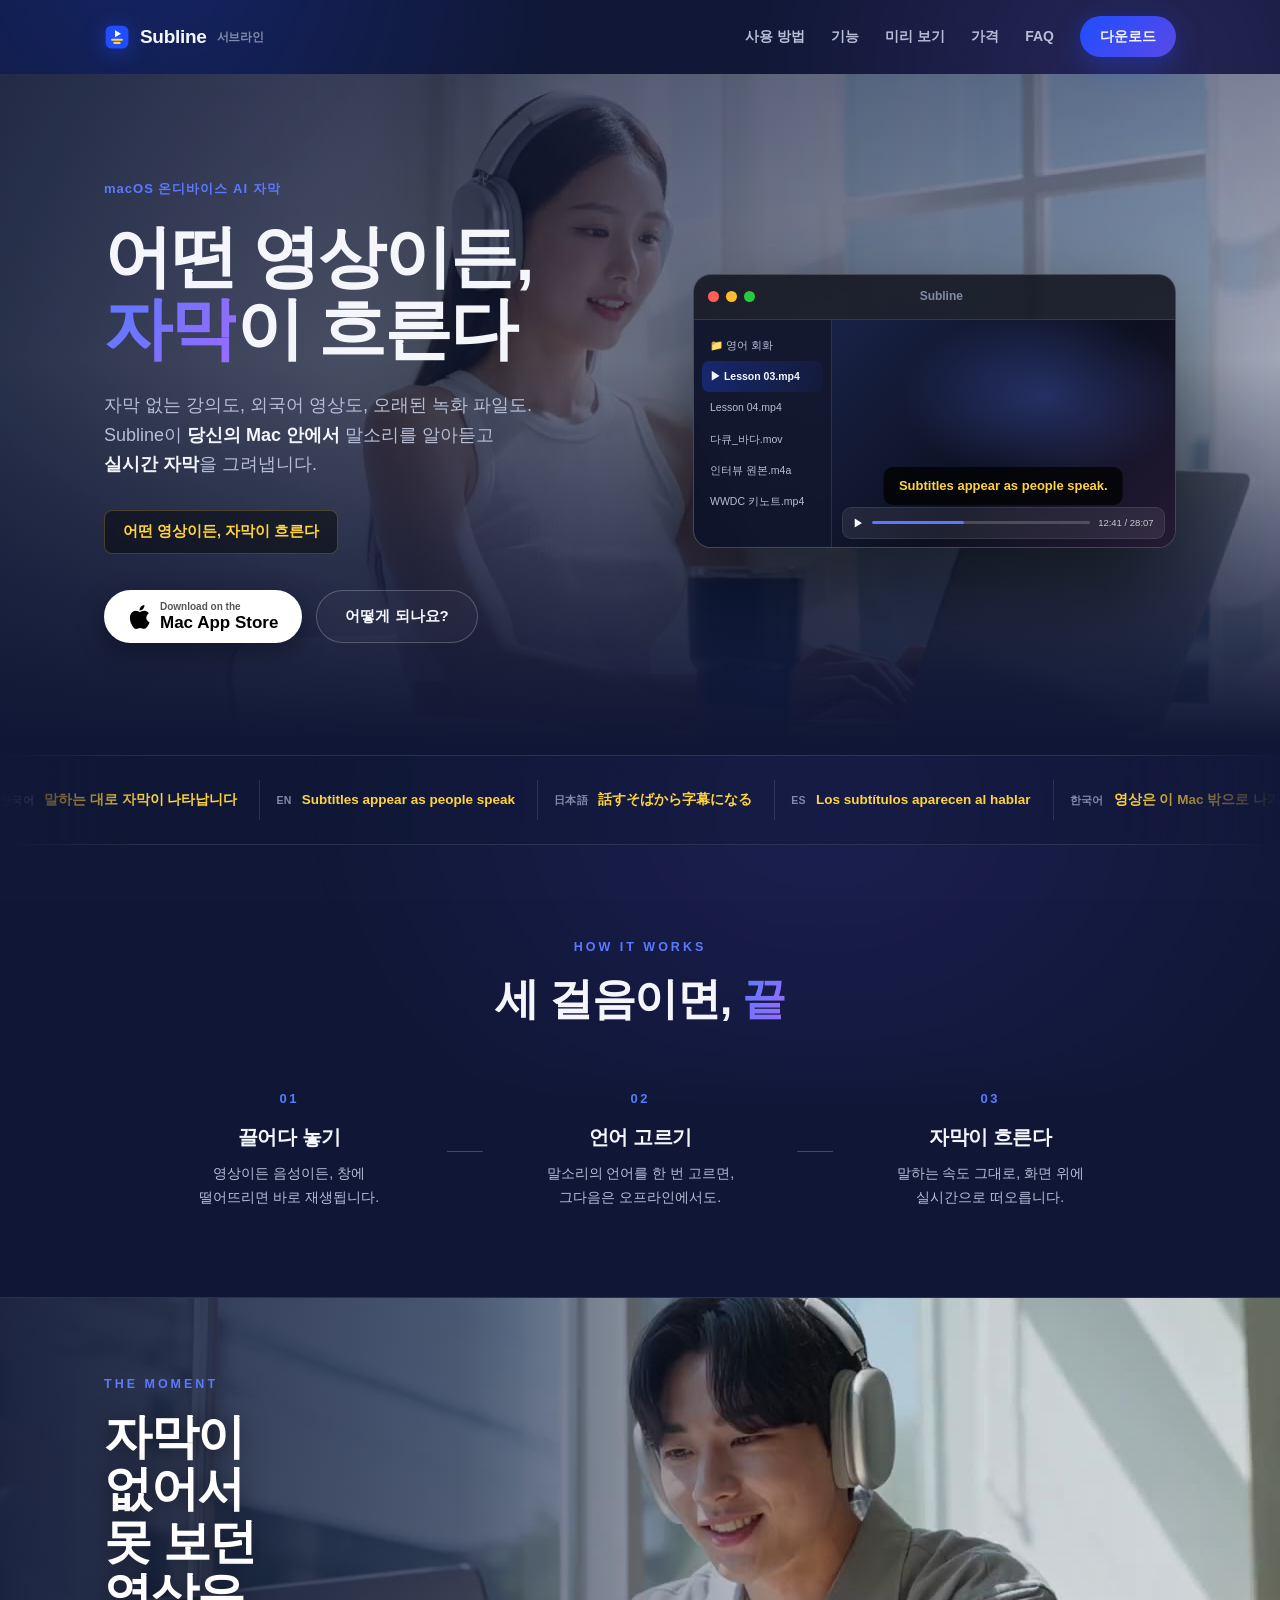
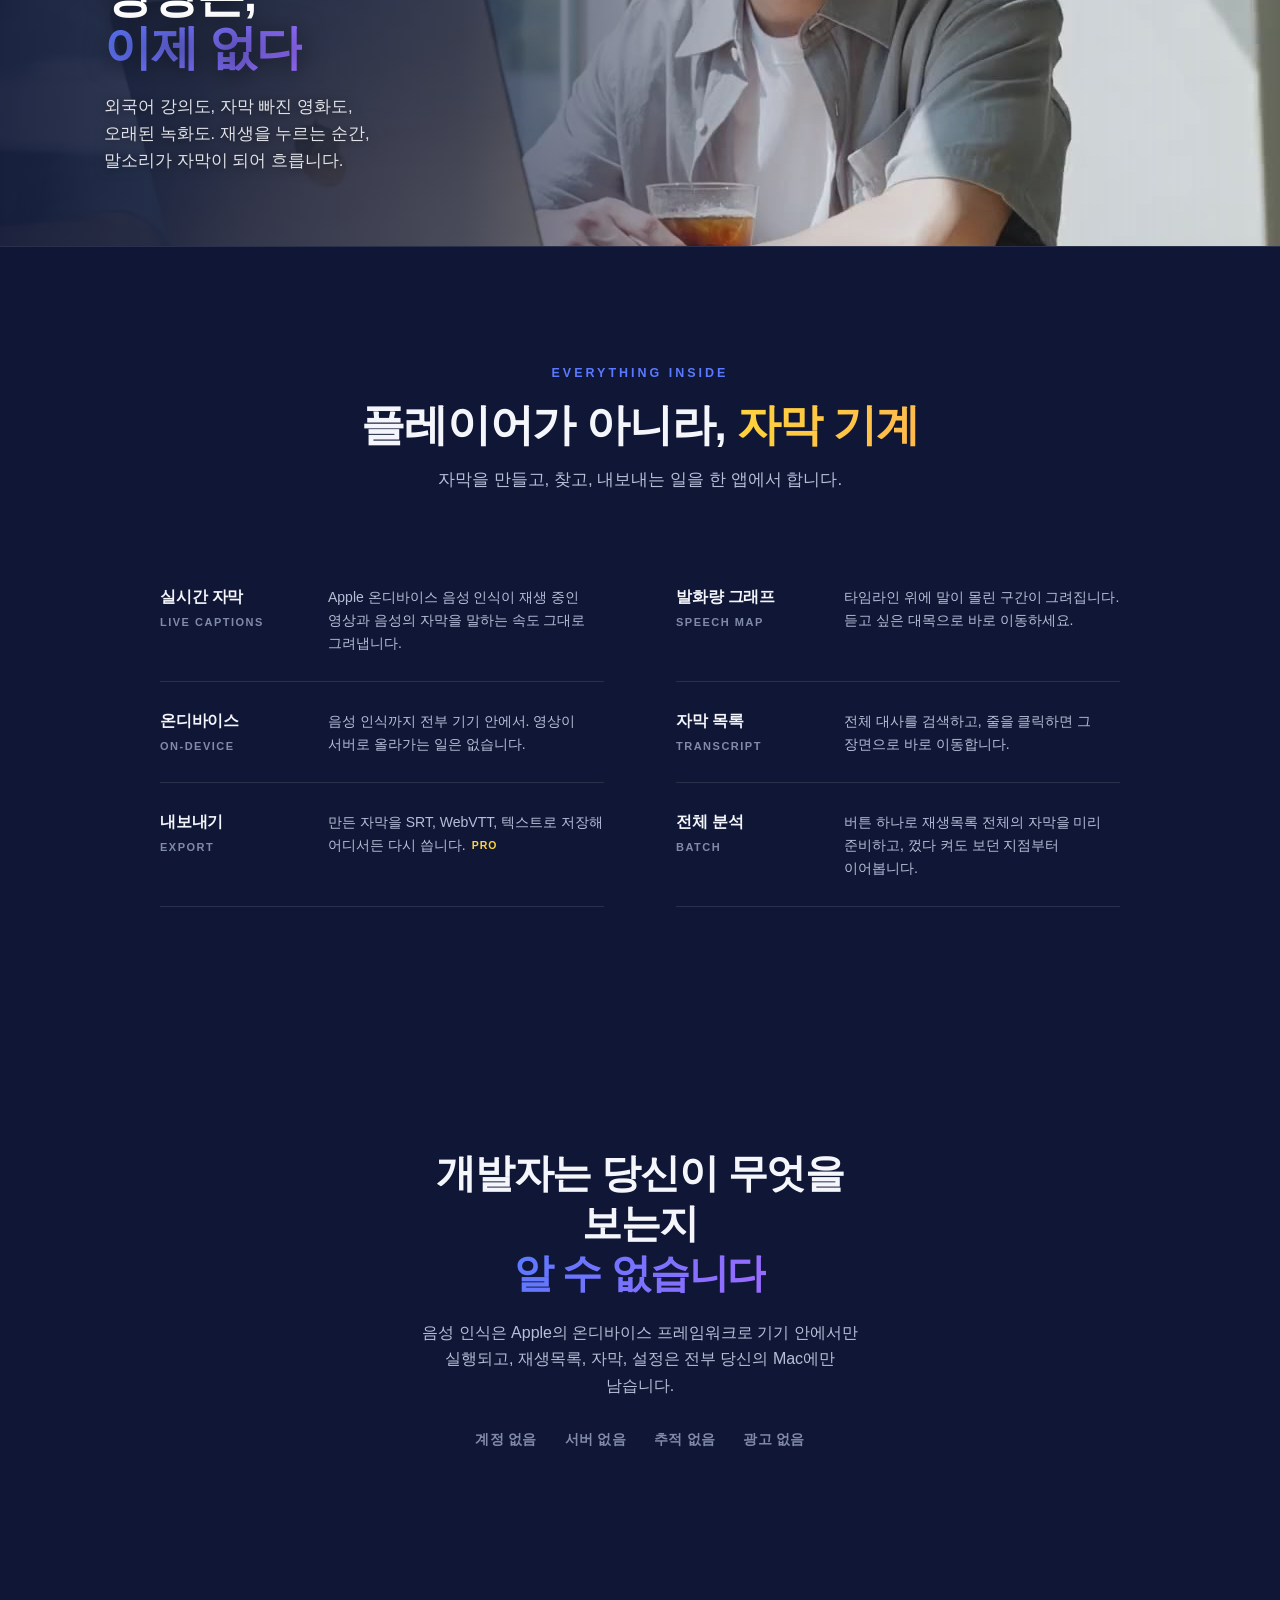
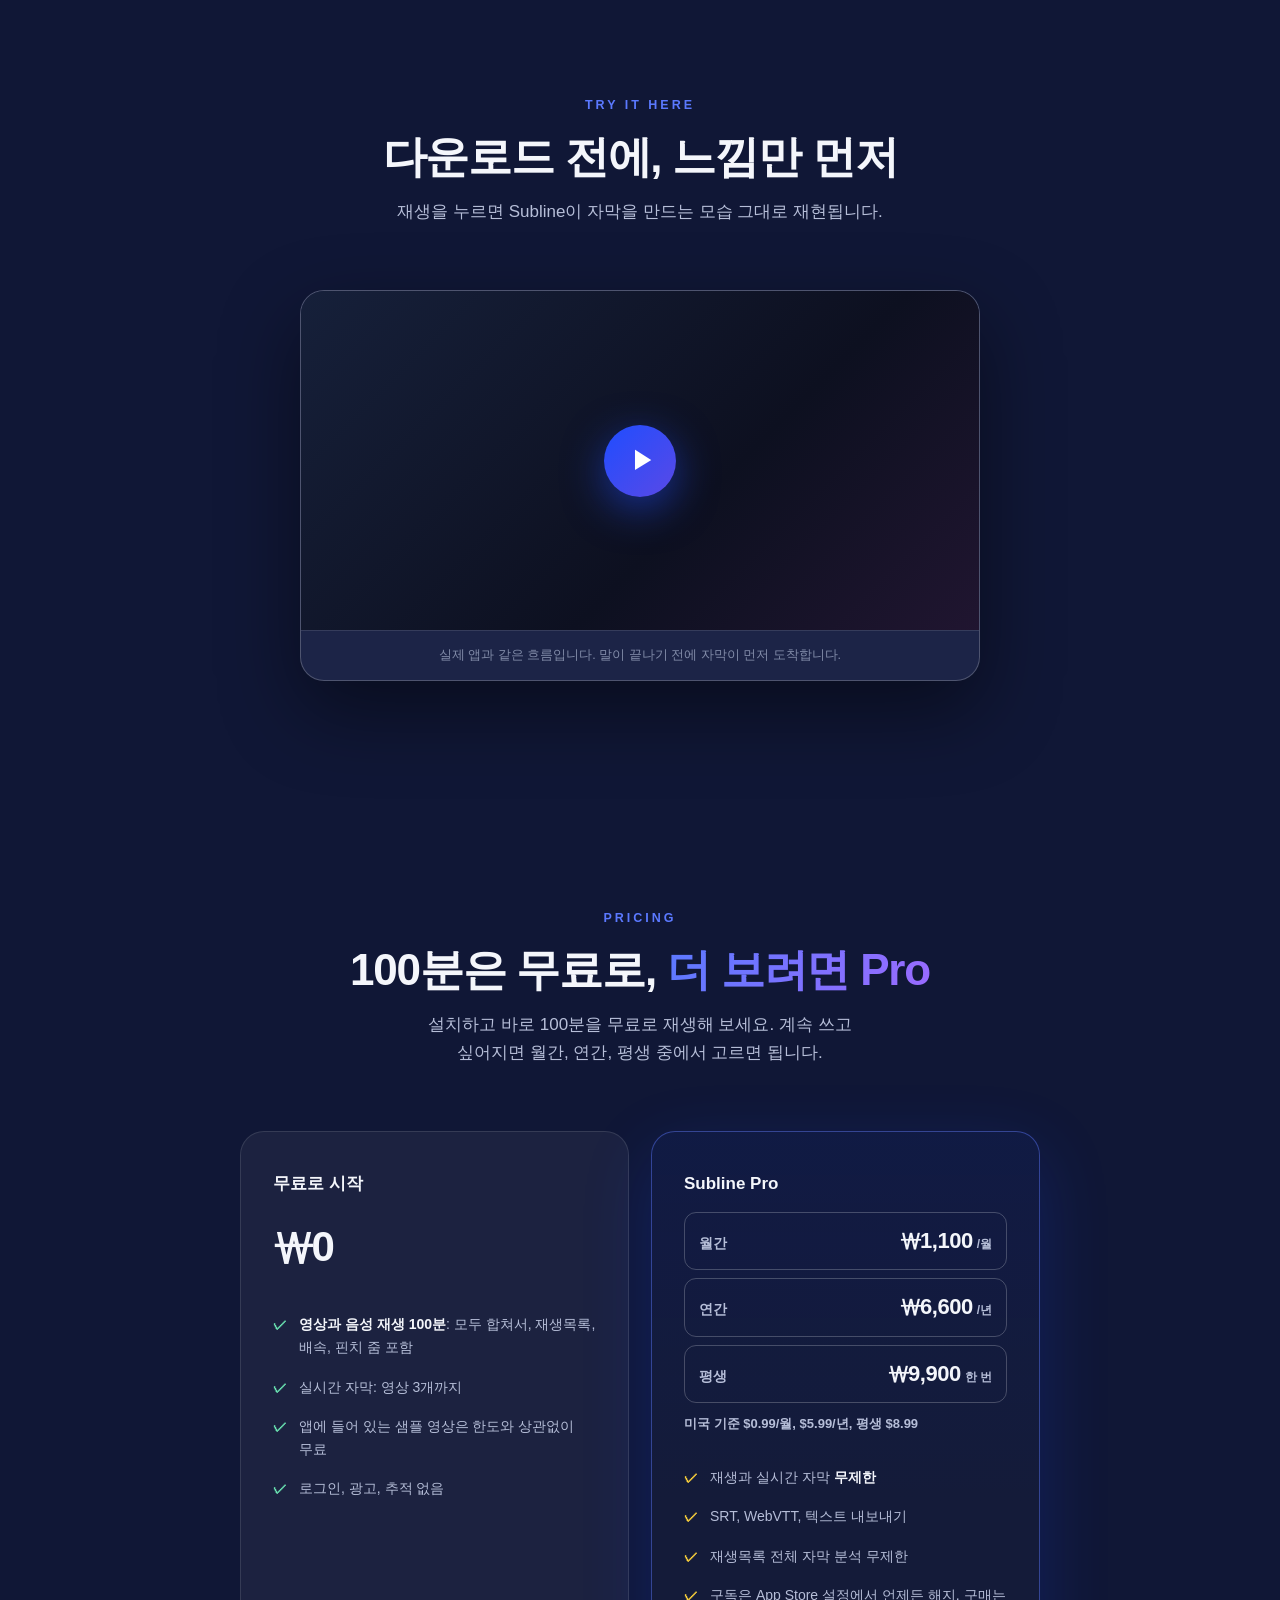
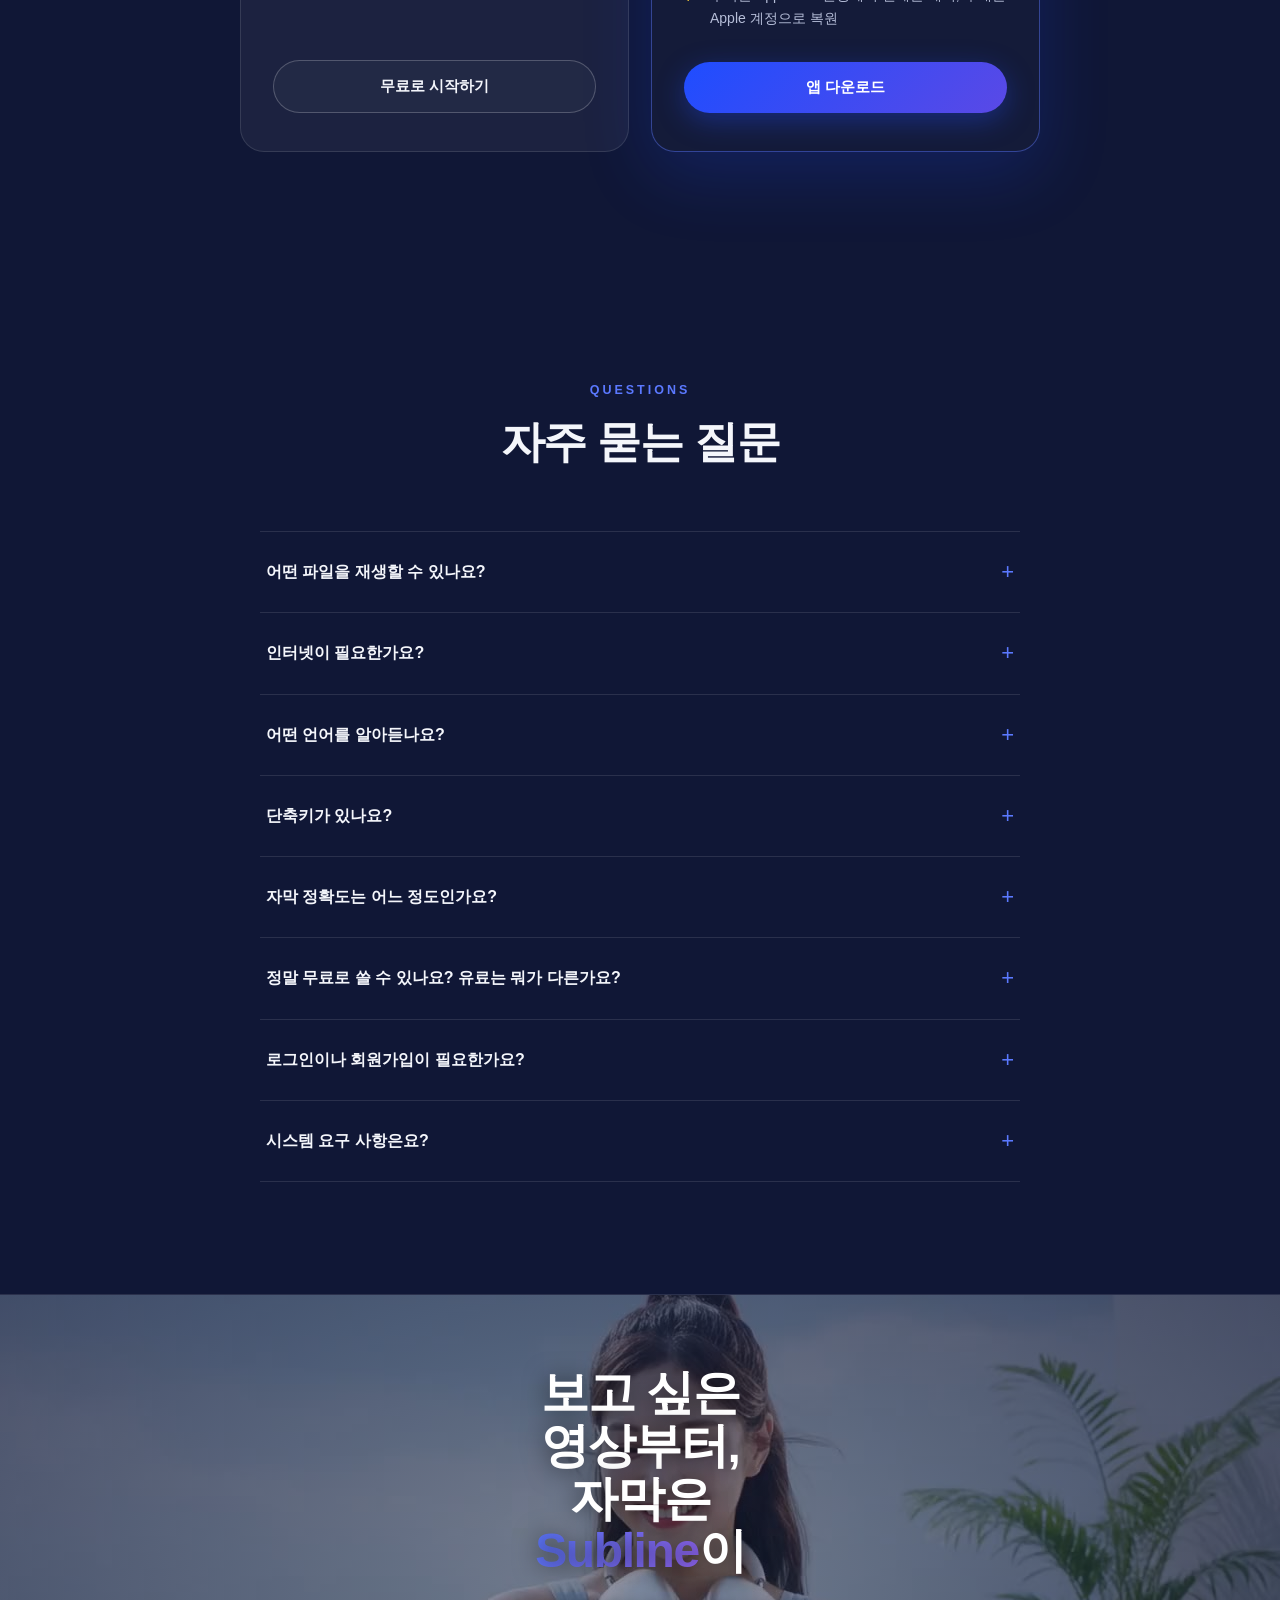
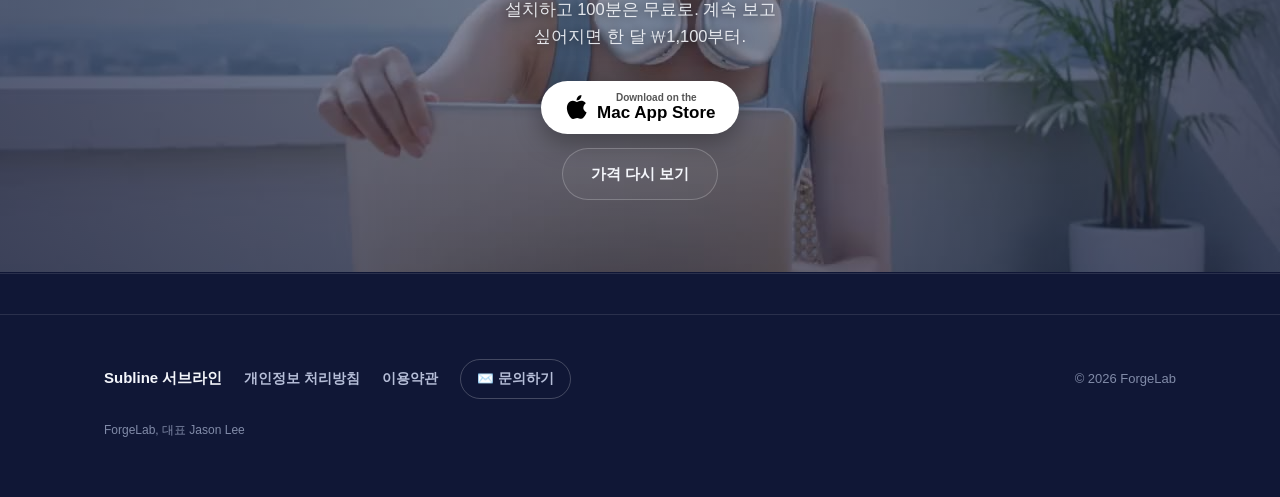
<file: docs/index.html>
<!DOCTYPE html>
<html lang="ko">
<head>
<meta charset="UTF-8" />
<meta name="viewport" content="width=device-width, initial-scale=1.0" />
<title>Subline 서브라인: 어떤 영상이든, 자막이 흐른다</title>
<meta name="description" content="Subline(서브라인)은 macOS용 영상 플레이어입니다. 온디바이스 음성 인식으로 어떤 영상이나 음성이든 실시간 자막을 만들어 드립니다. 영상은 Mac 밖으로 나가지 않습니다. 로그인 없음, 추적 없음." />
<meta property="og:title" content="Subline 서브라인: 어떤 영상이든, 자막이 흐른다" />
<meta property="og:description" content="온디바이스 AI가 만드는 실시간 자막. 영상은 Mac 밖으로 나가지 않습니다." />
<meta property="og:type" content="website" />
<link rel="icon" href="data:image/svg+xml,%3Csvg xmlns='http://www.w3.org/2000/svg' viewBox='0 0 64 64'%3E%3Crect x='4' y='4' width='56' height='56' rx='14' fill='%231F4DFF'/%3E%3Cpath d='M27 15.5 L42 24 L27 32.5 Z' fill='white'/%3E%3Crect x='17.5' y='36' width='29' height='5.5' rx='2' fill='%23FFD43B'/%3E%3Crect x='23' y='43.5' width='18' height='5.5' rx='2' fill='%23FFD43B'/%3E%3C/svg%3E" />
<link rel="stylesheet" href="styles.css" />
</head>
<body>

<!-- ======================= NAV ======================= -->
<nav class="nav" id="nav">
  <div class="nav-inner">
    <a class="logo" href="#">
      <svg width="26" height="26" viewBox="0 0 64 64" aria-hidden="true"><rect x="4" y="4" width="56" height="56" rx="14" fill="#1F4DFF"/><path d="M27 15.5 L42 24 L27 32.5 Z" fill="#fff"/><rect x="17.5" y="36" width="29" height="5.5" rx="2" fill="#FFD43B"/><rect x="23" y="43.5" width="18" height="5.5" rx="2" fill="#FFD43B"/></svg>
      Subline <span class="kr">서브라인</span>
    </a>
    <div class="nav-links">
      <a href="#how">사용 방법</a>
      <a href="#features">기능</a>
      <a href="#demo">미리 보기</a>
      <a href="#pricing">가격</a>
      <a href="#faq">FAQ</a>
      <a class="btn primary nav-cta" href="#download">다운로드</a>
    </div>
  </div>
</nav>

<!-- ======================= HERO ======================= -->
<header class="hero-shell" id="download">
  <video class="cine-video hero-bg" autoplay muted loop playsinline preload="metadata" poster="assets/video/hero.jpg?v=2" aria-hidden="true">
    <source src="assets/video/hero.mp4?v=2" type="video/mp4" />
  </video>
  <div class="hero-scrim" aria-hidden="true"></div>
  <div class="hero wrap">
  <div class="hero-copy">
    <span class="tag">macOS 온디바이스 AI 자막</span>
    <h1>어떤 영상이든,<br /><span class="hl">자막</span>이 흐른다</h1>
    <p class="sub">
      자막 없는 강의도, 외국어 영상도, 오래된 녹화 파일도.
      Subline이 <strong>당신의 Mac 안에서</strong> 말소리를 알아듣고
      <strong>실시간 자막</strong>을 그려냅니다.
    </p>
    <span class="hero-caption" id="heroCaption">어떤 영상이든, 자막이 흐른다</span>
    <div class="hero-ctas">
      <!-- TODO: 출시 후 App Store 링크로 교체 -->
      <a class="store-badge" href="#" onclick="alert('App Store 출시 준비 중입니다!'); return false;">
        <svg width="22" height="26" viewBox="0 0 22 26" fill="currentColor" aria-hidden="true"><path d="M18.3 13.8c0-3 2.5-4.5 2.6-4.6-1.4-2.1-3.6-2.4-4.4-2.4-1.9-.2-3.7 1.1-4.6 1.1-1 0-2.4-1.1-4-1.1-2 0-3.9 1.2-5 3-2.1 3.7-.5 9.1 1.5 12.1 1 1.5 2.2 3.1 3.8 3 1.5-.1 2.1-1 4-1s2.4 1 4 .9c1.7 0 2.7-1.5 3.7-3 1.2-1.7 1.6-3.4 1.7-3.5-.1 0-3.2-1.2-3.3-4.5zM15.2 4.8c.8-1 1.4-2.4 1.2-3.8-1.2.1-2.7.8-3.5 1.8-.8.9-1.5 2.3-1.3 3.7 1.4.1 2.8-.7 3.6-1.7z"/></svg>
        <span><small>Download on the</small><span class="big">Mac App Store</span></span>
      </a>
      <a class="btn ghost" href="#how">어떻게 되나요?</a>
    </div>
  </div>

  <!-- CSS-drawn app preview -->
  <div class="hero-stage">
    <div class="mac-window" id="heroMock" aria-hidden="true">
      <div class="mac-titlebar">
        <span class="mac-dot r"></span><span class="mac-dot y"></span><span class="mac-dot g"></span>
        <span class="mac-title">Subline</span>
      </div>
      <div class="mock-body">
        <div class="mock-sidebar">
          <div class="mock-side-row">📁 영어 회화</div>
          <div class="mock-side-row on">▶ Lesson 03.mp4</div>
          <div class="mock-side-row">Lesson 04.mp4</div>
          <div class="mock-side-row">다큐_바다.mov</div>
          <div class="mock-side-row">인터뷰 원본.m4a</div>
          <div class="mock-side-row">WWDC 키노트.mp4</div>
        </div>
        <div class="mock-stage">
          <div class="mock-glow"></div>
          <div class="mock-wave">
            <i></i><i></i><i></i><i></i><i></i><i></i><i></i><i></i><i></i><i></i><i></i><i></i><i></i><i></i>
          </div>
          <div class="mock-cap" id="mockCap">
            <span class="en">Subtitles appear as people speak.</span>
          </div>
          <div class="mock-controls">
            <span class="tri">▶</span>
            <div class="mock-progress"><i></i></div>
            <span class="mock-time">12:41 / 28:07</span>
          </div>
        </div>
      </div>
    </div>
  </div>
  </div>
</header>

<!-- ======================= FLOWING CAPTION MARQUEE ======================= -->
<div class="marquee" aria-hidden="true">
  <div class="marquee-track" id="capTrack"></div>
</div>

<!-- ======================= FLOW (three quiet steps) ======================= -->
<section id="how" class="flow">
  <div class="wrap">
    <div class="sec-head" data-reveal="up">
      <span class="sec-kicker">How it works</span>
      <h2>세 걸음이면, <span class="hl">끝</span></h2>
    </div>
    <div class="flow-strip">
      <div class="flow-step" data-reveal="up">
        <span class="flow-num">01</span>
        <h3>끌어다 놓기</h3>
        <p>영상이든 음성이든, 창에 떨어뜨리면 바로 재생됩니다.</p>
      </div>
      <span class="flow-sep" aria-hidden="true"></span>
      <div class="flow-step" data-reveal="up" data-reveal-delay="140">
        <span class="flow-num">02</span>
        <h3>언어 고르기</h3>
        <p>말소리의 언어를 한 번 고르면, 그다음은 오프라인에서도.</p>
      </div>
      <span class="flow-sep" aria-hidden="true"></span>
      <div class="flow-step" data-reveal="up" data-reveal-delay="280">
        <span class="flow-num">03</span>
        <h3>자막이 흐른다</h3>
        <p>말하는 속도 그대로, 화면 위에 실시간으로 떠오릅니다.</p>
      </div>
    </div>
  </div>
</section>

<!-- ======================= CINEMATIC BAND · STUDY ======================= -->
<section id="motion" class="cine">
  <video class="cine-video" autoplay muted loop playsinline preload="metadata" poster="assets/video/study.jpg?v=2">
    <source src="assets/video/study.mp4?v=2" type="video/mp4" />
  </video>
  <div class="cine-scrim left"></div>
  <div class="cine-inner">
    <div class="cine-copy" data-reveal="left">
      <span class="sec-kicker">The moment</span>
      <h2>자막이 없어서<br />못 보던 영상은,<br /><span class="hl">이제 없다</span></h2>
      <p>외국어 강의도, 자막 빠진 영화도, 오래된 녹화도. 재생을 누르는 순간, 말소리가 자막이 되어 흐릅니다.</p>
    </div>
  </div>
</section>

<!-- ======================= FEATURES · editorial list ======================= -->
<section id="features">
  <div class="wrap">
    <div class="sec-head" data-reveal="up">
      <span class="sec-kicker">Everything inside</span>
      <h2>플레이어가 아니라, <u>자막 기계</u></h2>
      <p>자막을 만들고, 찾고, 내보내는 일을 한 앱에서 합니다.</p>
    </div>
    <div class="featlist">
      <div class="feat" data-reveal="up">
        <h3>실시간 자막<em>Live captions</em></h3>
        <p>Apple 온디바이스 음성 인식이 재생 중인 영상과 음성의 자막을 말하는 속도 그대로 그려냅니다.</p>
      </div>
      <div class="feat" data-reveal="up" data-reveal-delay="80">
        <h3>발화량 그래프<em>Speech map</em></h3>
        <p>타임라인 위에 말이 몰린 구간이 그려집니다. 듣고 싶은 대목으로 바로 이동하세요.</p>
      </div>
      <div class="feat" data-reveal="up" data-reveal-delay="60">
        <h3>온디바이스<em>On-device</em></h3>
        <p>음성 인식까지 전부 기기 안에서. 영상이 서버로 올라가는 일은 없습니다.</p>
      </div>
      <div class="feat" data-reveal="up" data-reveal-delay="140">
        <h3>자막 목록<em>Transcript</em></h3>
        <p>전체 대사를 검색하고, 줄을 클릭하면 그 장면으로 바로 이동합니다.</p>
      </div>
      <div class="feat" data-reveal="up" data-reveal-delay="120">
        <h3>내보내기<em>Export</em></h3>
        <p>만든 자막을 SRT, WebVTT, 텍스트로 저장해 어디서든 다시 씁니다.<span class="pro">PRO</span></p>
      </div>
      <div class="feat" data-reveal="up" data-reveal-delay="200">
        <h3>전체 분석<em>Batch</em></h3>
        <p>버튼 하나로 재생목록 전체의 자막을 미리 준비하고, 껐다 켜도 보던 지점부터 이어봅니다.</p>
      </div>
    </div>
  </div>
</section>

<!-- ======================= PRIVACY STATEMENT ======================= -->
<section class="statement">
  <div class="wrap" data-reveal="zoom">
    <blockquote>개발자는 당신이 무엇을 보는지<br /><span class="hl">알 수 없습니다</span></blockquote>
    <p>음성 인식은 Apple의 온디바이스 프레임워크로 기기 안에서만 실행되고, 재생목록, 자막, 설정은 전부 당신의 Mac에만 남습니다.</p>
    <div class="quiet-row">
      <span>계정 없음</span><span>서버 없음</span><span>추적 없음</span><span>광고 없음</span>
    </div>
  </div>
</section>

<!-- ======================= DEMO ======================= -->
<section id="demo">
  <div class="wrap">
    <div class="sec-head" data-reveal="up">
      <span class="sec-kicker">Try it here</span>
      <h2>다운로드 전에, 느낌만 먼저</h2>
      <p>재생을 누르면 Subline이 자막을 만드는 모습 그대로 재현됩니다.</p>
    </div>
    <div class="demo-card" data-reveal="zoom">
      <div class="demo-stage" id="demoStage">
        <button class="demo-play" id="demoPlay" aria-label="데모 재생">▶</button>
        <div class="demo-cap" id="demoCap"><span class="en"></span></div>
      </div>
      <div class="demo-transcript" id="demoTranscript"></div>
      <p class="demo-note">실제 앱과 같은 흐름입니다. 말이 끝나기 전에 자막이 먼저 도착합니다.</p>
    </div>
  </div>
</section>

<!-- ======================= PRICING ======================= -->
<section id="pricing">
  <div class="wrap">
    <div class="sec-head" data-reveal="up">
      <span class="sec-kicker">Pricing</span>
      <h2>100분은 무료로, <span class="hl">더 보려면 Pro</span></h2>
      <p>설치하고 바로 100분을 무료로 재생해 보세요. 계속 쓰고 싶어지면 월간, 연간, 평생 중에서 고르면 됩니다.</p>
    </div>
    <div class="pricing">
      <div class="price-card" data-reveal="unfold-l">
        <h3>무료로 시작</h3>
        <div class="price">₩0</div>
        <ul>
          <li><strong>영상과 음성 재생 100분</strong>: 모두 합쳐서, 재생목록, 배속, 핀치 줌 포함</li>
          <li>실시간 자막: 영상 3개까지</li>
          <li>앱에 들어 있는 샘플 영상은 한도와 상관없이 무료</li>
          <li>로그인, 광고, 추적 없음</li>
        </ul>
        <a class="btn ghost" href="#download" style="margin-top: 24px;">무료로 시작하기</a>
      </div>
      <div class="price-card hot" data-reveal="unfold-r" data-reveal-delay="120">
        <h3>Subline Pro</h3>
        <div class="plan-rows">
          <div class="plan-row"><span>월간</span><strong>₩1,100<small>/월</small></strong></div>
          <div class="plan-row"><span>연간</span><strong>₩6,600<small>/년</small></strong></div>
          <div class="plan-row"><span>평생</span><strong>₩9,900<small>한 번</small></strong></div>
        </div>
        <div class="price-note">미국 기준 $0.99/월, $5.99/년, 평생 $8.99</div>
        <ul>
          <li>재생과 실시간 자막 <strong>무제한</strong></li>
          <li>SRT, WebVTT, 텍스트 내보내기</li>
          <li>재생목록 전체 자막 분석 무제한</li>
          <li>구독은 App Store 설정에서 언제든 해지, 구매는 Apple 계정으로 복원</li>
        </ul>
        <a class="btn primary" href="#download" style="margin-top: 24px;">앱 다운로드</a>
      </div>
    </div>
  </div>
</section>

<!-- ======================= FAQ ======================= -->
<section id="faq">
  <div class="wrap">
    <div class="sec-head" data-reveal="up"><span class="sec-kicker">Questions</span><h2>자주 묻는 질문</h2></div>
    <div class="faq" data-reveal="up">
      <details>
        <summary>어떤 파일을 재생할 수 있나요?</summary>
        <p>macOS가 기본으로 지원하는 영상과 음성 형식(MP4, MOV, M4V, M4A, MP3, WAV 등)을 재생할 수 있습니다. 영상뿐 아니라 음성 파일에도 똑같이 자막(스크립트)이 만들어집니다.</p>
      </details>
      <details>
        <summary>인터넷이 필요한가요?</summary>
        <p>자막 언어팩을 처음 내려받을 때만 필요합니다. 그 후에는 완전히 오프라인으로 동작합니다. 여러분의 영상이 네트워크로 전송되는 일은 없습니다.</p>
      </details>
      <details>
        <summary>어떤 언어를 알아듣나요?</summary>
        <p>Apple 온디바이스 음성 인식이 지원하는 언어(한국어, 영어, 일본어, 중국어, 스페인어 등 다수)를 지원합니다. 설정에서 언어를 고르면 필요한 언어팩을 안내해 드립니다.</p>
      </details>
      <details>
        <summary>단축키가 있나요?</summary>
        <p>네. Space 재생/일시정지, A/S 10초 이동, Z/X/C 배속 조절, V 자막 토글, ⌘O 열기까지 전부 키보드로 조작할 수 있고, 트랙패드 핀치 줌과 두 손가락 이동도 지원합니다. 첫 실행 온보딩에서 한눈에 보여드려요.</p>
      </details>
      <details>
        <summary>자막 정확도는 어느 정도인가요?</summary>
        <p>발음과 녹음 품질에 따라 다르지만, 강의나 인터뷰처럼 또렷한 음성에서는 매우 좋은 결과를 보여줍니다. 자동 인식 결과이므로 완벽하지는 않을 수 있고, 만들어진 자막은 SRT로 내보내 자유롭게 다듬을 수 있습니다.</p>
      </details>
      <details>
        <summary>정말 무료로 쓸 수 있나요? 유료는 뭐가 다른가요?</summary>
        <p>앱 설치는 무료이고, 내 영상과 음성을 모두 합쳐 100분까지 무료로 재생할 수 있습니다. 실시간 자막은 영상 3개까지 무료입니다. 앱에 들어 있는 샘플 영상은 두 한도 어디에도 들어가지 않습니다. 더 쓰려면 Subline Pro를 월간(₩1,100), 연간(₩6,600), 평생 이용권(₩9,900, 1회 결제) 중에서 고르면 됩니다. Pro는 재생과 자막 무제한, SRT, WebVTT, 텍스트 내보내기, 재생목록 전체 자막 분석을 엽니다. 구독은 App Store 계정 설정에서 언제든 해지할 수 있습니다.</p>
      </details>
      <details>
        <summary>로그인이나 회원가입이 필요한가요?</summary>
        <p>아니요. 계정 없이 바로 시작합니다. 개발자 서버가 아예 없으며, 데이터는 전부 내 Mac에만 저장됩니다. 결제는 Apple App Store가 처리합니다.</p>
      </details>
      <details>
        <summary>시스템 요구 사항은요?</summary>
        <p>macOS 26 이상이 설치된 Apple Silicon Mac에서 동작합니다.</p>
      </details>
    </div>
  </div>
</section>

<!-- ======================= CINEMATIC BAND · CLOSING CTA ======================= -->
<section class="cine tall">
  <video class="cine-video" autoplay muted loop playsinline preload="metadata" poster="assets/video/glow.jpg?v=2">
    <source src="assets/video/glow.mp4?v=2" type="video/mp4" />
  </video>
  <div class="cine-scrim full"></div>
  <div class="cine-inner center">
    <div class="cine-copy center-copy" data-reveal="up">
      <h2>보고 싶은 영상부터,<br />자막은 <span class="hl">Subline</span>이</h2>
      <p>설치하고 100분은 무료로. 계속 보고 싶어지면 한 달 ₩1,100부터.</p>
      <div class="hero-ctas">
        <a class="store-badge" href="#" onclick="alert('App Store 출시 준비 중입니다!'); return false;">
          <svg width="22" height="26" viewBox="0 0 22 26" fill="currentColor" aria-hidden="true"><path d="M18.3 13.8c0-3 2.5-4.5 2.6-4.6-1.4-2.1-3.6-2.4-4.4-2.4-1.9-.2-3.7 1.1-4.6 1.1-1 0-2.4-1.1-4-1.1-2 0-3.9 1.2-5 3-2.1 3.7-.5 9.1 1.5 12.1 1 1.5 2.2 3.1 3.8 3 1.5-.1 2.1-1 4-1s2.4 1 4 .9c1.7 0 2.7-1.5 3.7-3 1.2-1.7 1.6-3.4 1.7-3.5-.1 0-3.2-1.2-3.3-4.5zM15.2 4.8c.8-1 1.4-2.4 1.2-3.8-1.2.1-2.7.8-3.5 1.8-.8.9-1.5 2.3-1.3 3.7 1.4.1 2.8-.7 3.6-1.7z"/></svg>
          <span><small>Download on the</small><span class="big">Mac App Store</span></span>
        </a>
        <a class="btn ghost" href="#pricing">가격 다시 보기</a>
      </div>
    </div>
  </div>
</section>

<!-- ======================= FOOTER ======================= -->
<footer>
  <div class="wrap">
    <span class="brand">Subline 서브라인</span>
    <a href="privacy.html">개인정보 처리방침</a>
    <a href="terms.html">이용약관</a>
    <a class="contact-btn" href="mailto:forgelab.aitech@gmail.com?subject=%5BSubline%5D%20%EB%AC%B8%EC%9D%98">✉️ 문의하기</a>
    <span class="copy">© 2026 ForgeLab</span>
    <span class="biz">ForgeLab, 대표 Jason Lee</span>
  </div>
</footer>

<script>
/* ---------- Cinematic videos: pause offscreen, honor reduced-motion ---------- */
(function () {
  var vids = Array.prototype.slice.call(document.querySelectorAll('.cine-video'));
  if (!vids.length) return;
  var reduce = window.matchMedia('(prefers-reduced-motion: reduce)').matches;
  if (reduce) {
    vids.forEach(function (v) { v.removeAttribute('autoplay'); v.pause(); });
    return;
  }
  if (!('IntersectionObserver' in window)) return;
  var io = new IntersectionObserver(function (entries) {
    entries.forEach(function (entry) {
      var v = entry.target;
      if (entry.isIntersecting) { v.play().catch(function () {}); }
      else { v.pause(); }
    });
  }, { threshold: 0.1 });
  vids.forEach(function (v) { io.observe(v); });
})();

/* ---------- Scroll reveal (IntersectionObserver + safety net) ---------- */
(function () {
  var els = Array.prototype.slice.call(document.querySelectorAll('[data-reveal]'));
  function revealAll() { els.forEach(function (el) { el.classList.add('in'); }); }
  if (!('IntersectionObserver' in window)) { revealAll(); return; }
  var io = new IntersectionObserver(function (entries) {
    entries.forEach(function (entry) {
      if (!entry.isIntersecting) return;
      var el = entry.target;
      var delay = parseInt(el.dataset.revealDelay || '0', 10);
      setTimeout(function () { el.classList.add('in'); }, delay);
      io.unobserve(el);
    });
  }, { threshold: 0.15, rootMargin: '0px 0px -8% 0px' });
  els.forEach(function (el) { io.observe(el); });
  // Content must never stay hidden if the observer never fires.
  setTimeout(revealAll, 3000);
})();

/* ---------- Nav: solidify on scroll ---------- */
(function () {
  var nav = document.getElementById('nav');
  function onScroll() { nav.classList.toggle('scrolled', window.scrollY > 24); }
  onScroll();
  window.addEventListener('scroll', onScroll, { passive: true });
})();

/* ---------- Hero mock: subtle parallax ---------- */
(function () {
  var mock = document.getElementById('heroMock');
  if (!mock || window.matchMedia('(prefers-reduced-motion: reduce)').matches) return;
  var ticking = false;
  window.addEventListener('scroll', function () {
    if (ticking) return;
    ticking = true;
    requestAnimationFrame(function () {
      var y = Math.min(window.scrollY, 600);
      mock.style.transform = 'translateY(' + (y * -0.04) + 'px) rotate(' + (y * 0.004) + 'deg)';
      ticking = false;
    });
  }, { passive: true });
})();

/* ---------- Flowing caption marquee ---------- */
(function () {
  // Each line is a caption in the language that was spoken. Subline
  // transcribes; it does not translate, so no second-language column.
  var CAPS = [
    ['한국어', '말하는 대로 자막이 나타납니다'],
    ['EN', 'Subtitles appear as people speak'],
    ['日本語', '話すそばから字幕になる'],
    ['ES', 'Los subtítulos aparecen al hablar'],
    ['한국어', '영상은 이 Mac 밖으로 나가지 않아요'],
    ['中文', '边说边生成字幕'],
    ['FR', 'Les sous-titres suivent la parole'],
    ['EN', 'On-device. No servers. No account'],
    ['DE', 'Untertitel in Echtzeit'],
  ];
  var track = document.getElementById('capTrack');
  if (!track) return;
  function chip(c) {
    return '<span class="cap-chip"><span class="lang">' + c[0] + '</span>' +
           '<span class="o">' + c[1] + '</span></span>';
  }
  track.innerHTML = (CAPS.map(chip).join('')) + (CAPS.map(chip).join(''));
})();

/* ---------- Scroll spy ---------- */
(function () {
  var links = Array.prototype.slice.call(document.querySelectorAll('.nav-links a[href^="#"]'));
  var byId = {};
  links.forEach(function (a) { byId[a.getAttribute('href').slice(1)] = a; });
  var targets = Object.keys(byId).map(function (id) { return document.getElementById(id); }).filter(Boolean);
  var observer = new IntersectionObserver(function (entries) {
    entries.forEach(function (entry) {
      if (!entry.isIntersecting) return;
      links.forEach(function (a) { a.classList.remove('active'); });
      var link = byId[entry.target.id];
      if (link) link.classList.add('active');
    });
  }, { rootMargin: '-40% 0px -55% 0px' });
  targets.forEach(function (t) { observer.observe(t); });
})();

/* ---------- Hero: cycling caption lines (STT look — one line, no pairs) ---------- */
(function () {
  var CAPS = [
    'Subtitles appear as people speak.',
    'No sign-up. No servers. No tracking.',
    'Your videos never leave this Mac.',
    'Learn languages straight from any video.',
  ];
  var cap = document.getElementById('mockCap');
  var hero = document.getElementById('heroCaption');
  var HEROES = ['어떤 영상이든, 자막이 흐른다', '자막 없는 영상은, 이제 없다', '보고 싶은 영상부터, 자막은 Subline이'];
  var i = 0, h = 0;
  setInterval(function () {
    i = (i + 1) % CAPS.length;
    cap.style.opacity = 0;
    setTimeout(function () {
      cap.querySelector('.en').textContent = CAPS[i];
      cap.style.opacity = 1;
    }, 250);
  }, 3400);
  setInterval(function () {
    h = (h + 1) % HEROES.length;
    hero.style.opacity = 0;
    setTimeout(function () { hero.childNodes[hero.childNodes.length - 1].textContent = HEROES[h]; hero.style.opacity = 1; }, 250);
  }, 5100);
})();

/* ---------- Demo: simulated live transcription ---------- */
(function () {
  var LINES = [
    ['00:01', 'Welcome back to the studio.'],
    ['00:04', "Today we're testing something new."],
    ['00:08', 'You just drop a video in. That\'s it.'],
    ['00:12', 'The subtitles are generated on your Mac.'],
    ['00:16', 'Nothing is uploaded, ever.'],
    ['00:19', 'Every word, right as it\'s spoken.'],
  ];
  var playBtn = document.getElementById('demoPlay');
  var cap = document.getElementById('demoCap');
  var transcript = document.getElementById('demoTranscript');
  var timers = [];
  var running = false;

  playBtn.addEventListener('click', function () {
    if (running) return;
    running = true;
    playBtn.style.display = 'none';
    transcript.innerHTML = '';
    LINES.forEach(function (line, idx) {
      timers.push(setTimeout(function () {
        cap.querySelector('.en').textContent = line[1];
        cap.classList.add('show');
        var el = document.createElement('div');
        el.className = 'demo-line';
        el.innerHTML = '<span class="t">' + line[0] + '</span>' +
          '<span class="txt">' + line[1] + '</span>';
        transcript.appendChild(el);
        transcript.scrollTop = transcript.scrollHeight;
        if (idx === LINES.length - 1) {
          timers.push(setTimeout(function () {
            cap.classList.remove('show');
            playBtn.style.display = '';
            playBtn.textContent = '↻';
            running = false;
          }, 2600));
        }
      }, 900 + idx * 2100));
    });
  });
})();
</script>

</body>
</html>
</file>
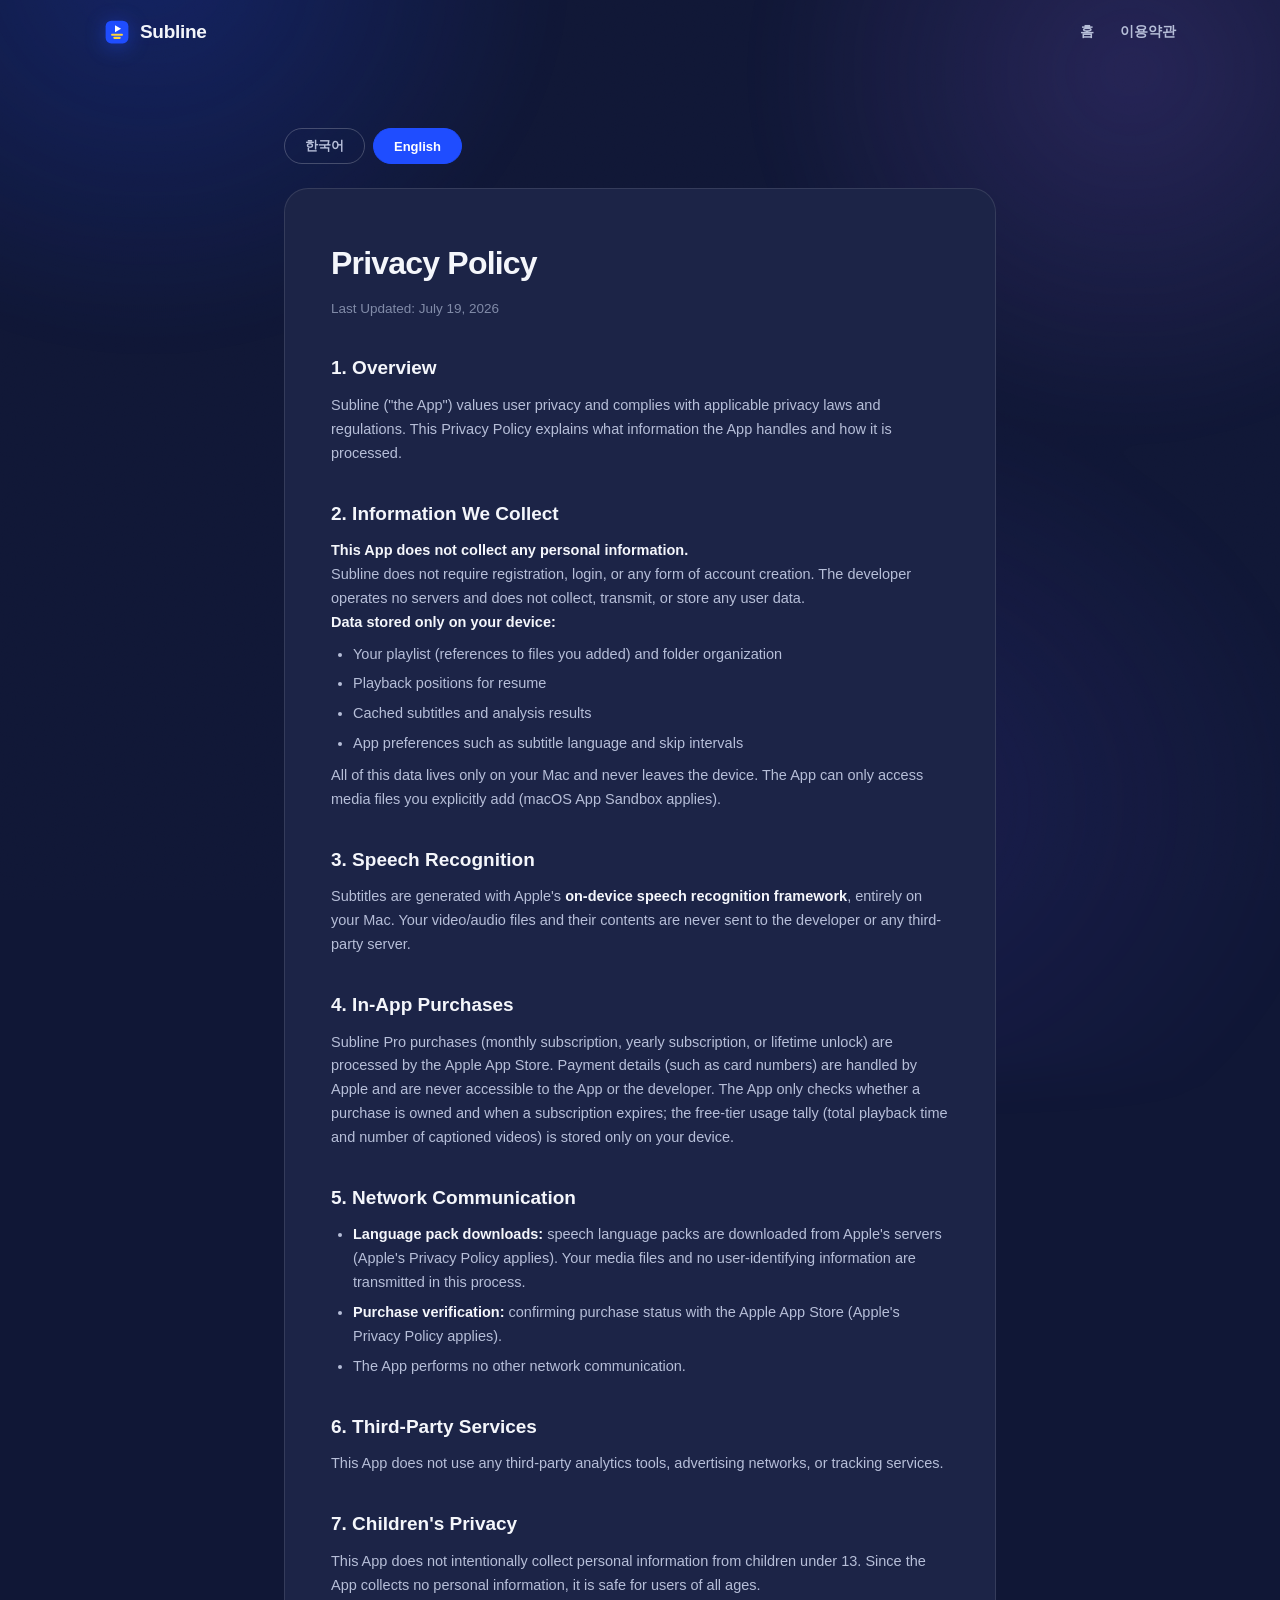
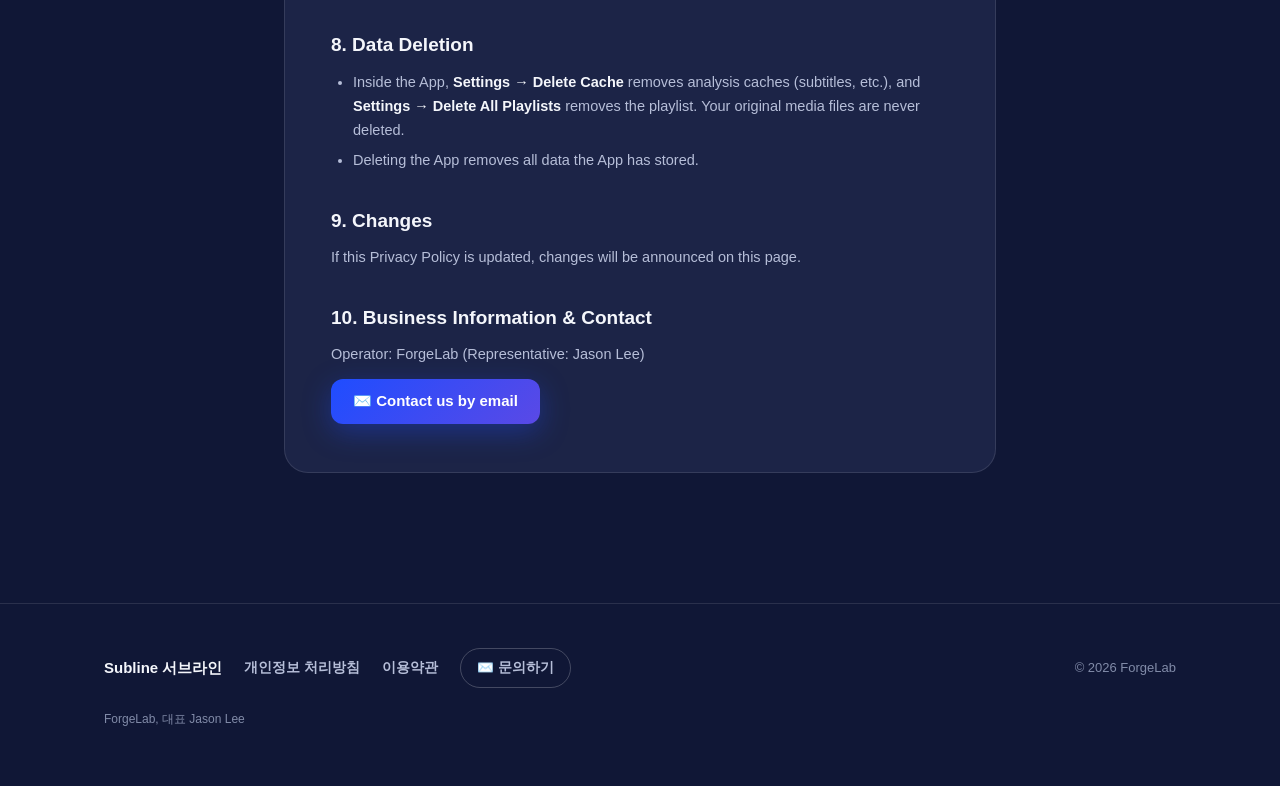
<file: docs/privacy.html>
<!DOCTYPE html>
<html lang="ko">
<head>
<meta charset="UTF-8" />
<meta name="viewport" content="width=device-width, initial-scale=1.0" />
<title>개인정보 처리방침 | Subline Privacy Policy</title>
<meta name="description" content="Subline 개인정보 처리방침: 개인정보를 수집하지 않습니다. Subline Privacy Policy: we collect no personal information." />
<link rel="icon" href="data:image/svg+xml,%3Csvg xmlns='http://www.w3.org/2000/svg' viewBox='0 0 64 64'%3E%3Crect x='4' y='4' width='56' height='56' rx='14' fill='%231F4DFF'/%3E%3Cpath d='M27 15.5 L42 24 L27 32.5 Z' fill='white'/%3E%3Crect x='17.5' y='36' width='29' height='5.5' rx='2' fill='%23FFD43B'/%3E%3Crect x='23' y='43.5' width='18' height='5.5' rx='2' fill='%23FFD43B'/%3E%3C/svg%3E" />
<link rel="stylesheet" href="styles.css" />
</head>
<body>

<nav class="nav">
  <div class="nav-inner">
    <a class="logo" href="index.html">
      <svg width="26" height="26" viewBox="0 0 64 64" aria-hidden="true"><rect x="4" y="4" width="56" height="56" rx="14" fill="#1F4DFF"/><path d="M27 15.5 L42 24 L27 32.5 Z" fill="#fff"/><rect x="17.5" y="36" width="29" height="5.5" rx="2" fill="#FFD43B"/><rect x="23" y="43.5" width="18" height="5.5" rx="2" fill="#FFD43B"/></svg>
      Subline
    </a>
    <div class="nav-links">
      <a href="index.html">홈</a>
      <a href="terms.html">이용약관</a>
    </div>
  </div>
</nav>

<main class="policy">
  <div class="lang-toggle" role="tablist" aria-label="언어 선택 / Language">
    <button id="btn-ko" class="active" onclick="setLang('ko')">한국어</button>
    <button id="btn-en" onclick="setLang('en')">English</button>
  </div>

  <div class="policy-card">

    <!-- ================= 한국어 ================= -->
    <div class="lang-ko">
      <h1>개인정보 처리방침</h1>
      <p class="date">최종 수정일: 2026년 7월 19일</p>

      <h2>1. 개요</h2>
      <p>Subline(이하 "앱")은 사용자의 개인정보를 소중히 여기며, 개인정보 보호법 및 관련 법령을 준수합니다. 본 개인정보 처리방침은 앱이 다루는 정보와 그 처리 방법을 설명합니다.</p>

      <h2>2. 수집하는 정보</h2>
      <p><strong>본 앱은 개인정보를 수집하지 않습니다.</strong></p>
      <p>Subline은 회원가입, 로그인, 또는 어떠한 형태의 계정 생성도 요구하지 않습니다. 개발자는 별도의 서버를 운영하지 않으며, 사용자의 어떠한 데이터도 수집, 전송, 저장하지 않습니다.</p>
      <p><strong>사용자의 기기에만 저장되는 데이터:</strong></p>
      <ul>
        <li>재생목록(사용자가 추가한 파일에 대한 참조)과 폴더 구성</li>
        <li>각 파일의 재생 위치(이어보기) 기록</li>
        <li>생성된 자막과 분석 결과 캐시</li>
        <li>자막 언어, 단축키 등 앱 설정</li>
      </ul>
      <p>이 데이터는 전부 사용자의 Mac에만 저장되며 기기 밖으로 전송되지 않습니다. 앱은 사용자가 직접 추가한 미디어 파일에만 접근합니다(macOS 앱 샌드박스 적용).</p>

      <h2>3. 음성 인식</h2>
      <p>자막 생성은 Apple의 <strong>온디바이스 음성 인식 프레임워크</strong>로 기기 안에서만 처리됩니다. 사용자의 영상, 음성 파일 또는 그 내용이 개발자나 제3자의 서버로 전송되는 일은 없습니다.</p>

      <h2>4. 앱 내 구매</h2>
      <p>Subline Pro(월간 구독, 연간 구독, 평생 이용권) 구매는 Apple App Store를 통해 처리됩니다. 결제 정보(카드 번호 등)는 Apple이 처리하며 앱과 개발자는 이에 접근할 수 없습니다. 앱은 구매 여부와 구독 만료 시각만 확인하고, 무료 이용 한도 집계(누적 재생 시간, 자막을 만든 영상 수)는 기기에만 저장됩니다.</p>

      <h2>5. 네트워크 통신</h2>
      <ul>
        <li><strong>언어팩 다운로드:</strong> 음성 인식 언어팩은 Apple 서버에서 다운로드됩니다(Apple 개인정보 처리방침 적용). 이 과정에서 사용자의 미디어 파일이나 식별 정보는 전송되지 않습니다.</li>
        <li><strong>구매 확인:</strong> Apple App Store와의 구매 상태 확인(Apple 개인정보 처리방침 적용).</li>
        <li>그 외 어떠한 네트워크 통신도 하지 않습니다.</li>
      </ul>

      <h2>6. 제3자 서비스</h2>
      <p>본 앱은 제3자 분석 도구, 광고 네트워크, 또는 추적 서비스를 사용하지 않습니다.</p>

      <h2>7. 아동 개인정보</h2>
      <p>본 앱은 13세 미만 아동의 개인정보를 의도적으로 수집하지 않습니다. 앱은 개인정보를 수집하지 않으므로 모든 연령대가 안전하게 사용할 수 있습니다.</p>

      <h2>8. 데이터 삭제</h2>
      <ul>
        <li>앱 내 <strong>설정 → 캐시 삭제</strong>로 자막 등 분석 캐시를, <strong>설정 → 플레이리스트 전체 삭제</strong>로 재생목록을 삭제할 수 있습니다. 원본 미디어 파일은 삭제되지 않습니다.</li>
        <li>앱을 삭제하면 앱이 저장한 모든 데이터가 함께 삭제됩니다.</li>
      </ul>

      <h2>9. 변경 사항</h2>
      <p>본 개인정보 처리방침이 변경될 경우, 본 페이지를 통해 안내드립니다.</p>

      <h2>10. 사업자 정보 및 문의</h2>
      <p>사업자: ForgeLab (대표 Jason Lee)</p>
      <p style="margin-top: 12px;"><a class="btn primary" style="padding: 10px 22px; font-size: 15px;" href="mailto:forgelab.aitech@gmail.com?subject=%5BSubline%5D%20%EA%B0%9C%EC%9D%B8%EC%A0%95%EB%B3%B4%20%EB%AC%B8%EC%9D%98">✉️ 이메일로 문의하기</a></p>
    </div>

    <!-- ================= English ================= -->
    <div class="lang-en">
      <h1>Privacy Policy</h1>
      <p class="date">Last Updated: July 19, 2026</p>

      <h2>1. Overview</h2>
      <p>Subline ("the App") values user privacy and complies with applicable privacy laws and regulations. This Privacy Policy explains what information the App handles and how it is processed.</p>

      <h2>2. Information We Collect</h2>
      <p><strong>This App does not collect any personal information.</strong></p>
      <p>Subline does not require registration, login, or any form of account creation. The developer operates no servers and does not collect, transmit, or store any user data.</p>
      <p><strong>Data stored only on your device:</strong></p>
      <ul>
        <li>Your playlist (references to files you added) and folder organization</li>
        <li>Playback positions for resume</li>
        <li>Cached subtitles and analysis results</li>
        <li>App preferences such as subtitle language and skip intervals</li>
      </ul>
      <p>All of this data lives only on your Mac and never leaves the device. The App can only access media files you explicitly add (macOS App Sandbox applies).</p>

      <h2>3. Speech Recognition</h2>
      <p>Subtitles are generated with Apple's <strong>on-device speech recognition framework</strong>, entirely on your Mac. Your video/audio files and their contents are never sent to the developer or any third-party server.</p>

      <h2>4. In-App Purchases</h2>
      <p>Subline Pro purchases (monthly subscription, yearly subscription, or lifetime unlock) are processed by the Apple App Store. Payment details (such as card numbers) are handled by Apple and are never accessible to the App or the developer. The App only checks whether a purchase is owned and when a subscription expires; the free-tier usage tally (total playback time and number of captioned videos) is stored only on your device.</p>

      <h2>5. Network Communication</h2>
      <ul>
        <li><strong>Language pack downloads:</strong> speech language packs are downloaded from Apple's servers (Apple's Privacy Policy applies). Your media files and no user-identifying information are transmitted in this process.</li>
        <li><strong>Purchase verification:</strong> confirming purchase status with the Apple App Store (Apple's Privacy Policy applies).</li>
        <li>The App performs no other network communication.</li>
      </ul>

      <h2>6. Third-Party Services</h2>
      <p>This App does not use any third-party analytics tools, advertising networks, or tracking services.</p>

      <h2>7. Children's Privacy</h2>
      <p>This App does not intentionally collect personal information from children under 13. Since the App collects no personal information, it is safe for users of all ages.</p>

      <h2>8. Data Deletion</h2>
      <ul>
        <li>Inside the App, <strong>Settings → Delete Cache</strong> removes analysis caches (subtitles, etc.), and <strong>Settings → Delete All Playlists</strong> removes the playlist. Your original media files are never deleted.</li>
        <li>Deleting the App removes all data the App has stored.</li>
      </ul>

      <h2>9. Changes</h2>
      <p>If this Privacy Policy is updated, changes will be announced on this page.</p>

      <h2>10. Business Information &amp; Contact</h2>
      <p>Operator: ForgeLab (Representative: Jason Lee)</p>
      <p style="margin-top: 12px;"><a class="btn primary" style="padding: 10px 22px; font-size: 15px;" href="mailto:forgelab.aitech@gmail.com?subject=%5BSubline%5D%20Privacy%20inquiry">✉️ Contact us by email</a></p>
    </div>

  </div>
</main>

<footer>
  <div class="wrap">
    <span class="brand">Subline 서브라인</span>
    <a href="privacy.html">개인정보 처리방침</a>
    <a href="terms.html">이용약관</a>
    <a class="contact-btn" href="mailto:forgelab.aitech@gmail.com?subject=%5BSubline%5D%20%EB%AC%B8%EC%9D%98">✉️ 문의하기</a>
    <span class="copy">© 2026 ForgeLab</span>
    <span class="biz">ForgeLab, 대표 Jason Lee</span>
  </div>
</footer>

<script>
function setLang(lang) {
  document.body.classList.toggle('en', lang === 'en');
  document.getElementById('btn-ko').classList.toggle('active', lang === 'ko');
  document.getElementById('btn-en').classList.toggle('active', lang === 'en');
  document.documentElement.lang = lang;
}
// Default to English for non-Korean browsers
if (!navigator.language.startsWith('ko')) setLang('en');
</script>

</body>
</html>
</file>
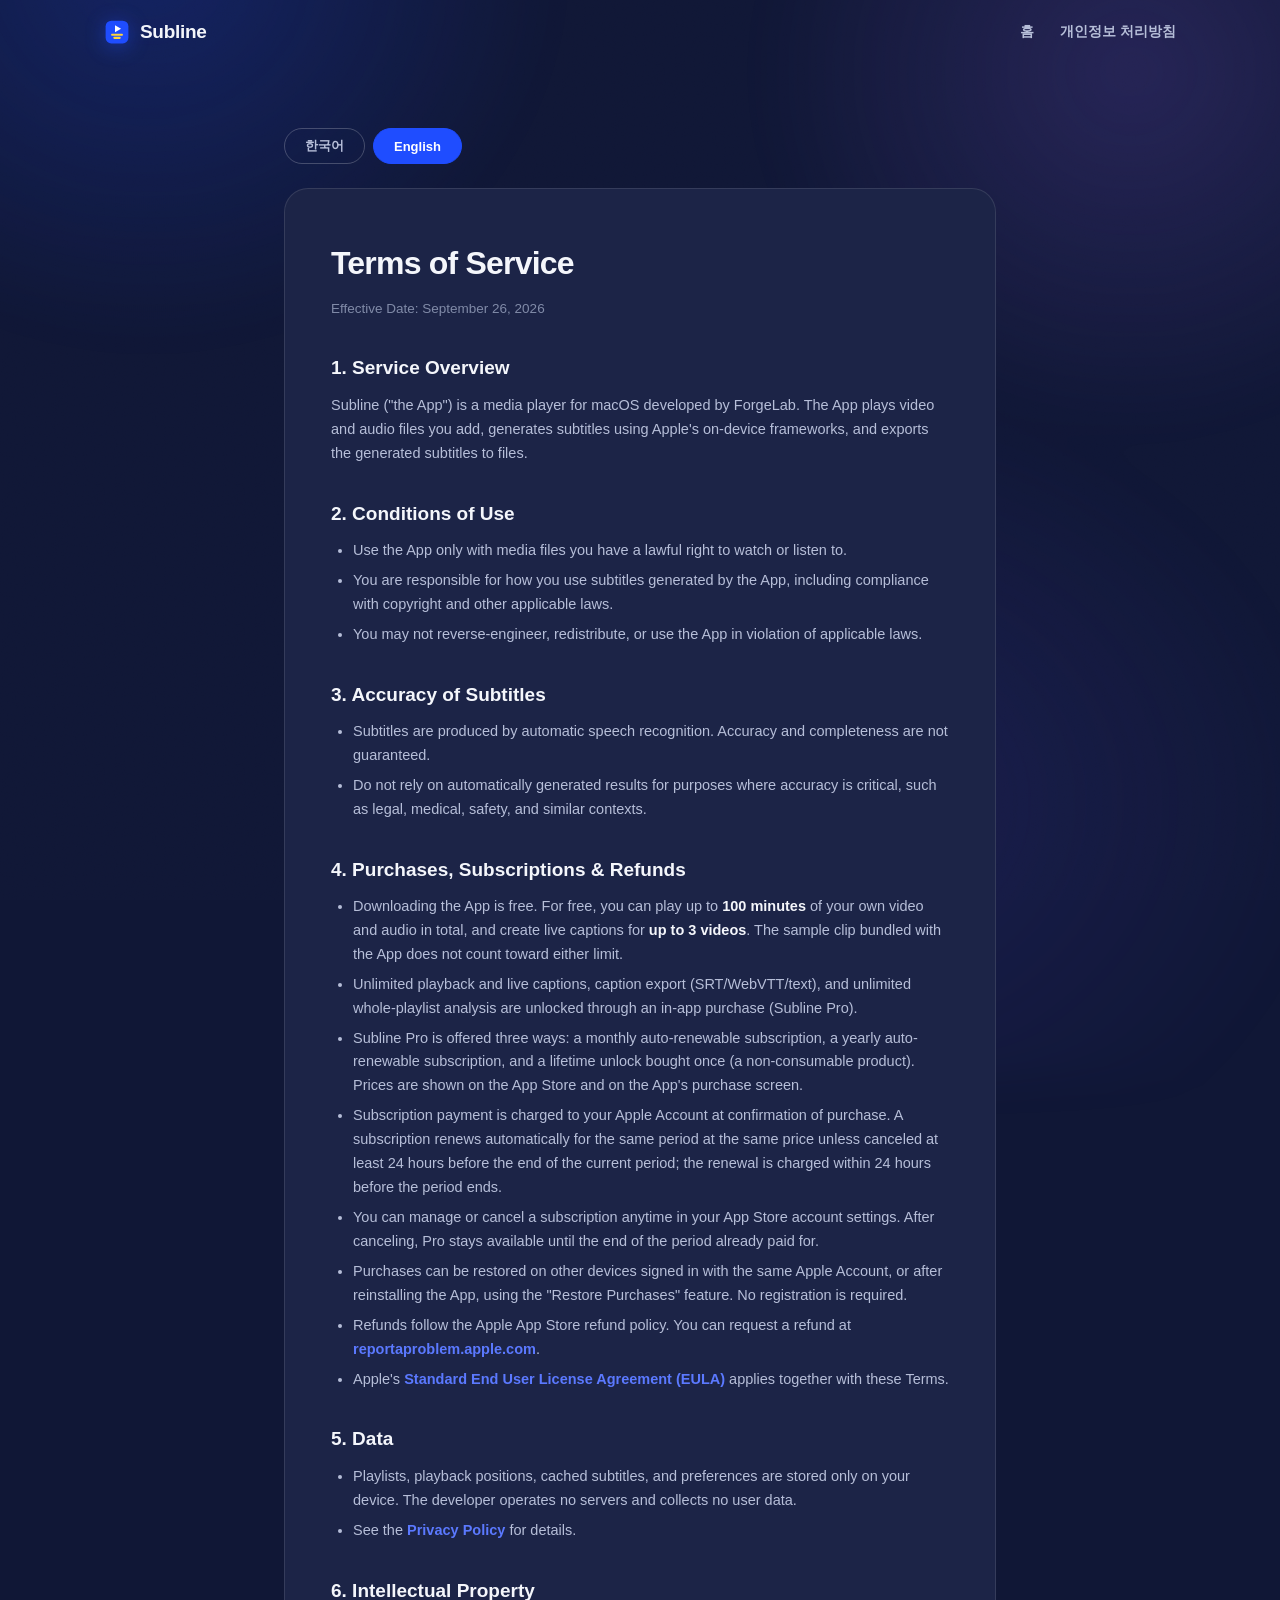
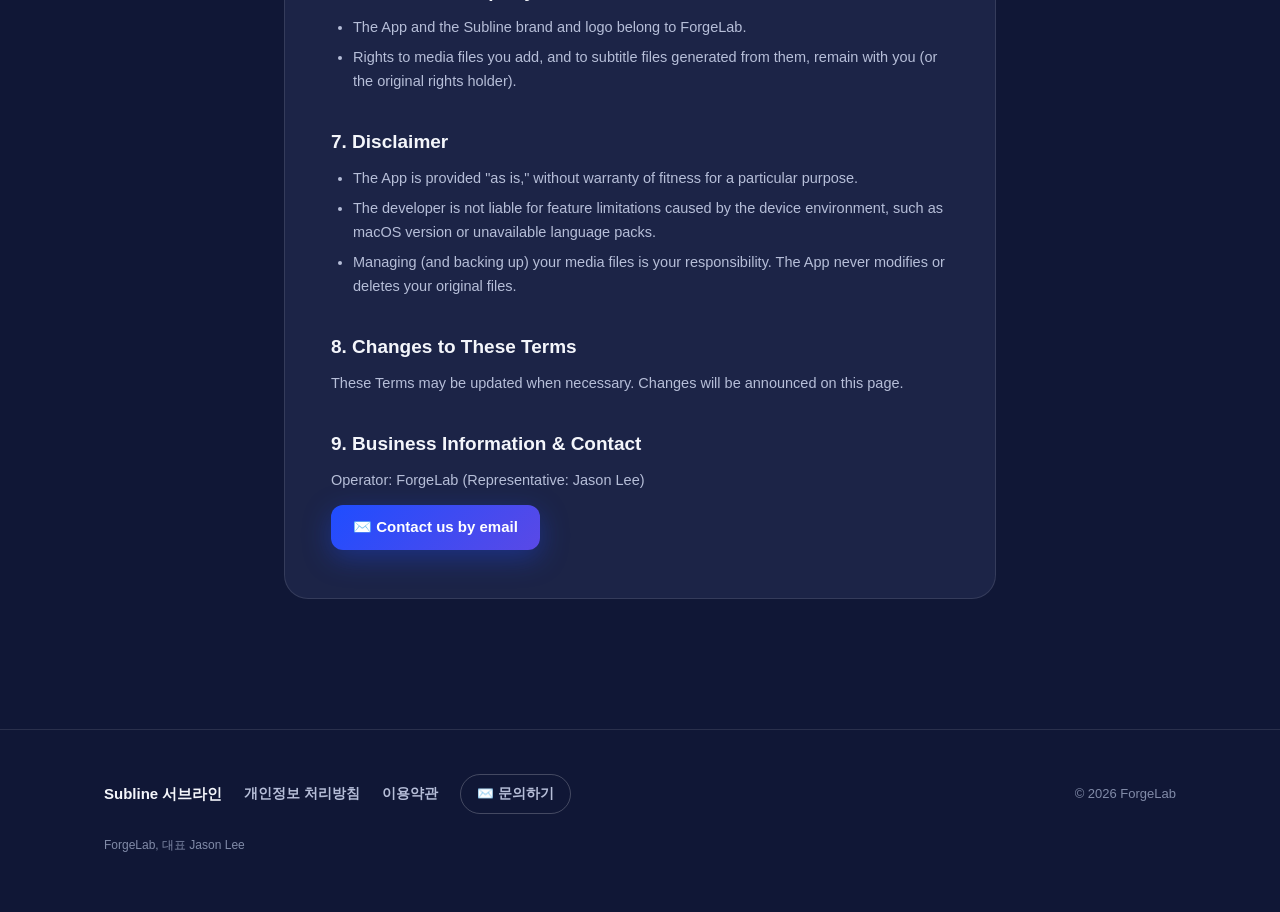
<file: docs/terms.html>
<!DOCTYPE html>
<html lang="ko">
<head>
<meta charset="UTF-8" />
<meta name="viewport" content="width=device-width, initial-scale=1.0" />
<title>이용약관 | Subline Terms of Service</title>
<meta name="description" content="Subline 이용약관: macOS용 온디바이스 자막 플레이어. Subline Terms of Service." />
<link rel="icon" href="data:image/svg+xml,%3Csvg xmlns='http://www.w3.org/2000/svg' viewBox='0 0 64 64'%3E%3Crect x='4' y='4' width='56' height='56' rx='14' fill='%231F4DFF'/%3E%3Cpath d='M27 15.5 L42 24 L27 32.5 Z' fill='white'/%3E%3Crect x='17.5' y='36' width='29' height='5.5' rx='2' fill='%23FFD43B'/%3E%3Crect x='23' y='43.5' width='18' height='5.5' rx='2' fill='%23FFD43B'/%3E%3C/svg%3E" />
<link rel="stylesheet" href="styles.css" />
</head>
<body>

<nav class="nav">
  <div class="nav-inner">
    <a class="logo" href="index.html">
      <svg width="26" height="26" viewBox="0 0 64 64" aria-hidden="true"><rect x="4" y="4" width="56" height="56" rx="14" fill="#1F4DFF"/><path d="M27 15.5 L42 24 L27 32.5 Z" fill="#fff"/><rect x="17.5" y="36" width="29" height="5.5" rx="2" fill="#FFD43B"/><rect x="23" y="43.5" width="18" height="5.5" rx="2" fill="#FFD43B"/></svg>
      Subline
    </a>
    <div class="nav-links">
      <a href="index.html">홈</a>
      <a href="privacy.html">개인정보 처리방침</a>
    </div>
  </div>
</nav>

<main class="policy">
  <div class="lang-toggle" role="tablist" aria-label="언어 선택 / Language">
    <button id="btn-ko" class="active" onclick="setLang('ko')">한국어</button>
    <button id="btn-en" onclick="setLang('en')">English</button>
  </div>

  <div class="policy-card">

    <!-- ================= 한국어 ================= -->
    <div class="lang-ko">
      <h1>이용약관</h1>
      <p class="date">시행일: 2026년 9월 26일</p>

      <h2>1. 서비스 개요</h2>
      <p>Subline(이하 "앱")은 ForgeLab이 개발한 macOS용 미디어 플레이어입니다. 앱은 사용자가 추가한 영상과 음성 파일을 재생하고, Apple의 온디바이스 프레임워크를 이용해 자막을 생성하며, 생성된 자막을 파일로 내보내는 기능을 제공합니다.</p>

      <h2>2. 이용 조건</h2>
      <ul>
        <li>앱은 사용자가 시청하거나 청취할 정당한 권리를 가진 미디어 파일에 사용해야 합니다.</li>
        <li>앱으로 생성한 자막의 이용에 따른 책임(저작권 등 관련 법령 준수를 포함)은 사용자에게 있습니다.</li>
        <li>앱을 역설계, 재배포하거나 관련 법령에 어긋나게 사용해서는 안 됩니다.</li>
      </ul>

      <h2>3. 자막의 정확성</h2>
      <ul>
        <li>자막은 자동 음성 인식으로 생성됩니다. 결과의 정확성과 완전성은 보장되지 않습니다.</li>
        <li>법률, 의료, 안전 등 정확성이 중요한 용도에 자동 생성 결과를 그대로 의존해서는 안 됩니다.</li>
      </ul>

      <h2>4. 구매, 구독 및 환불</h2>
      <ul>
        <li>앱 다운로드는 무료입니다. 무료로 사용자의 영상과 음성을 모두 합쳐 <strong>100분까지</strong> 재생할 수 있고, 실시간 자막은 <strong>영상 3편까지</strong> 만들 수 있습니다. 앱에 기본 포함된 샘플 영상은 두 한도 어디에도 포함되지 않습니다.</li>
        <li>재생과 실시간 자막 무제한, 자막 내보내기(SRT, WebVTT, 텍스트), 재생목록 전체 자막 분석 무제한은 앱 내 구매(Subline Pro)로 열립니다.</li>
        <li>Subline Pro는 세 가지 방식으로 제공됩니다: 월간 자동 갱신 구독, 연간 자동 갱신 구독, 1회 결제로 계속 이용하는 평생 이용권(비소모성 상품). 가격은 App Store와 앱의 결제 화면에 표시됩니다.</li>
        <li>구독 요금은 구매를 확인할 때 사용자의 Apple 계정으로 청구됩니다. 구독은 현재 기간이 끝나기 최소 24시간 전까지 해지하지 않으면 같은 기간, 같은 가격으로 자동 갱신되며, 갱신 요금은 기간이 끝나기 전 24시간 안에 청구됩니다.</li>
        <li>구독은 App Store 계정 설정에서 언제든 관리하고 해지할 수 있습니다. 해지해도 이미 결제한 기간이 끝날 때까지는 Pro를 계속 이용할 수 있습니다.</li>
        <li>구매 내역은 동일한 Apple 계정으로 로그인된 다른 기기 또는 앱 재설치 시 "구매 복원" 기능으로 복원할 수 있습니다. 별도의 회원가입은 필요하지 않습니다.</li>
        <li>환불은 Apple App Store의 환불 정책을 따릅니다. 환불 요청은 <a href="https://reportaproblem.apple.com">reportaproblem.apple.com</a>에서 하실 수 있습니다.</li>
        <li>이 약관과 함께 Apple의 <a href="https://www.apple.com/legal/internet-services/itunes/dev/stdeula/">표준 최종 사용자 사용권 계약(EULA)</a>이 적용됩니다.</li>
      </ul>

      <h2>5. 데이터</h2>
      <ul>
        <li>재생목록, 재생 위치, 생성된 자막 캐시, 설정은 사용자의 기기에만 저장됩니다. 개발자는 별도의 서버를 운영하지 않으며 사용자의 데이터를 수집하지 않습니다.</li>
        <li>자세한 내용은 <a href="privacy.html">개인정보 처리방침</a>을 참고하세요.</li>
      </ul>

      <h2>6. 지식재산권</h2>
      <ul>
        <li>앱과 Subline 브랜드, 로고에 대한 권리는 ForgeLab에 있습니다.</li>
        <li>사용자가 추가한 미디어 파일과 그로부터 생성하거나 내보낸 자막 파일에 대한 권리는 사용자(또는 원저작권자)에게 있습니다.</li>
      </ul>

      <h2>7. 면책</h2>
      <ul>
        <li>앱은 "있는 그대로" 제공되며, 개발자는 특정 목적 적합성을 보증하지 않습니다.</li>
        <li>macOS 버전, 언어팩 미지원 등 기기 환경으로 인한 기능 제한에 대해 개발자는 책임을 지지 않습니다.</li>
        <li>사용자의 미디어 파일 관리(백업 포함)는 사용자 책임입니다. 앱은 원본 파일을 수정하거나 삭제하지 않습니다.</li>
      </ul>

      <h2>8. 약관의 변경</h2>
      <p>본 약관은 필요 시 변경될 수 있으며, 변경 사항은 본 페이지를 통해 공지됩니다.</p>

      <h2>9. 사업자 정보 및 문의</h2>
      <p>사업자: ForgeLab (대표 Jason Lee)</p>
      <p style="margin-top: 12px;"><a class="btn primary" style="padding: 10px 22px; font-size: 15px;" href="mailto:forgelab.aitech@gmail.com?subject=%5BSubline%5D%20%EC%9D%B4%EC%9A%A9%EC%95%BD%EA%B4%80%20%EB%AC%B8%EC%9D%98">✉️ 이메일로 문의하기</a></p>
    </div>

    <!-- ================= English ================= -->
    <div class="lang-en">
      <h1>Terms of Service</h1>
      <p class="date">Effective Date: September 26, 2026</p>

      <h2>1. Service Overview</h2>
      <p>Subline ("the App") is a media player for macOS developed by ForgeLab. The App plays video and audio files you add, generates subtitles using Apple's on-device frameworks, and exports the generated subtitles to files.</p>

      <h2>2. Conditions of Use</h2>
      <ul>
        <li>Use the App only with media files you have a lawful right to watch or listen to.</li>
        <li>You are responsible for how you use subtitles generated by the App, including compliance with copyright and other applicable laws.</li>
        <li>You may not reverse-engineer, redistribute, or use the App in violation of applicable laws.</li>
      </ul>

      <h2>3. Accuracy of Subtitles</h2>
      <ul>
        <li>Subtitles are produced by automatic speech recognition. Accuracy and completeness are not guaranteed.</li>
        <li>Do not rely on automatically generated results for purposes where accuracy is critical, such as legal, medical, safety, and similar contexts.</li>
      </ul>

      <h2>4. Purchases, Subscriptions &amp; Refunds</h2>
      <ul>
        <li>Downloading the App is free. For free, you can play up to <strong>100 minutes</strong> of your own video and audio in total, and create live captions for <strong>up to 3 videos</strong>. The sample clip bundled with the App does not count toward either limit.</li>
        <li>Unlimited playback and live captions, caption export (SRT/WebVTT/text), and unlimited whole-playlist analysis are unlocked through an in-app purchase (Subline Pro).</li>
        <li>Subline Pro is offered three ways: a monthly auto-renewable subscription, a yearly auto-renewable subscription, and a lifetime unlock bought once (a non-consumable product). Prices are shown on the App Store and on the App's purchase screen.</li>
        <li>Subscription payment is charged to your Apple Account at confirmation of purchase. A subscription renews automatically for the same period at the same price unless canceled at least 24 hours before the end of the current period; the renewal is charged within 24 hours before the period ends.</li>
        <li>You can manage or cancel a subscription anytime in your App Store account settings. After canceling, Pro stays available until the end of the period already paid for.</li>
        <li>Purchases can be restored on other devices signed in with the same Apple Account, or after reinstalling the App, using the "Restore Purchases" feature. No registration is required.</li>
        <li>Refunds follow the Apple App Store refund policy. You can request a refund at <a href="https://reportaproblem.apple.com">reportaproblem.apple.com</a>.</li>
        <li>Apple's <a href="https://www.apple.com/legal/internet-services/itunes/dev/stdeula/">Standard End User License Agreement (EULA)</a> applies together with these Terms.</li>
      </ul>

      <h2>5. Data</h2>
      <ul>
        <li>Playlists, playback positions, cached subtitles, and preferences are stored only on your device. The developer operates no servers and collects no user data.</li>
        <li>See the <a href="privacy.html">Privacy Policy</a> for details.</li>
      </ul>

      <h2>6. Intellectual Property</h2>
      <ul>
        <li>The App and the Subline brand and logo belong to ForgeLab.</li>
        <li>Rights to media files you add, and to subtitle files generated from them, remain with you (or the original rights holder).</li>
      </ul>

      <h2>7. Disclaimer</h2>
      <ul>
        <li>The App is provided "as is," without warranty of fitness for a particular purpose.</li>
        <li>The developer is not liable for feature limitations caused by the device environment, such as macOS version or unavailable language packs.</li>
        <li>Managing (and backing up) your media files is your responsibility. The App never modifies or deletes your original files.</li>
      </ul>

      <h2>8. Changes to These Terms</h2>
      <p>These Terms may be updated when necessary. Changes will be announced on this page.</p>

      <h2>9. Business Information &amp; Contact</h2>
      <p>Operator: ForgeLab (Representative: Jason Lee)</p>
      <p style="margin-top: 12px;"><a class="btn primary" style="padding: 10px 22px; font-size: 15px;" href="mailto:forgelab.aitech@gmail.com?subject=%5BSubline%5D%20Terms%20inquiry">✉️ Contact us by email</a></p>
    </div>

  </div>
</main>

<footer>
  <div class="wrap">
    <span class="brand">Subline 서브라인</span>
    <a href="privacy.html">개인정보 처리방침</a>
    <a href="terms.html">이용약관</a>
    <a class="contact-btn" href="mailto:forgelab.aitech@gmail.com?subject=%5BSubline%5D%20%EB%AC%B8%EC%9D%98">✉️ 문의하기</a>
    <span class="copy">© 2026 ForgeLab</span>
    <span class="biz">ForgeLab, 대표 Jason Lee</span>
  </div>
</footer>

<script>
function setLang(lang) {
  document.body.classList.toggle('en', lang === 'en');
  document.getElementById('btn-ko').classList.toggle('active', lang === 'ko');
  document.getElementById('btn-en').classList.toggle('active', lang === 'en');
  document.documentElement.lang = lang;
}
// Default to English for non-Korean browsers
if (!navigator.language.startsWith('ko')) setLang('en');
</script>

</body>
</html>
</file>
<file: docs/styles.css>
/* ==========================================================================
   Subline — jsonpassion.github.io/subline-site
   Nocturne Editorial: a dark cinema at night, restrained and typographic.
   Boxes, badges and emoji chrome are gone — atmosphere comes from three
   human film clips, hairline rules, and generous space. Brand blue
   #1F4DFF, caption yellow #FFD43B.
   ========================================================================== */

:root {
  --bg: #101736;
  --bg-2: #151d40;
  --panel: rgba(255, 255, 255, 0.05);
  --panel-solid: #1c2447;
  --hairline: rgba(255, 255, 255, 0.11);
  --hairline-2: rgba(255, 255, 255, 0.22);
  --text: #f4f6fb;
  --body: #b6bed8;
  --dim: #818ba8;

  --blue: #1F4DFF;
  --blue-bright: #5b79ff;
  --indigo: #5a49e6;
  --violet: #9a6bff;
  --yellow: #FFD43B;
  --mint: #6be6b3;

  --radius: 18px;
  --radius-lg: 24px;
  --ease-out: cubic-bezier(0.16, 1, 0.3, 1);
  --wrap: 1120px;
}

* { margin: 0; padding: 0; box-sizing: border-box; }

html { scroll-behavior: smooth; }

body {
  font-family: -apple-system, BlinkMacSystemFont, "Apple SD Gothic Neo", "Segoe UI", Roboto, sans-serif;
  background: var(--bg);
  color: var(--text);
  line-height: 1.65;
  -webkit-font-smoothing: antialiased;
  overflow-x: hidden;
  /* Korean wraps at 어절 boundaries; break-word is the safety net. */
  word-break: keep-all;
  overflow-wrap: break-word;
}

/* --- Atmosphere: one slow aurora + fine grain, fixed behind everything --- */
body::before {
  content: "";
  position: fixed; inset: -20% -10% -20% -10%;
  z-index: -2;
  background:
    radial-gradient(38% 42% at 18% 12%, rgba(31, 77, 255, 0.22), transparent 70%),
    radial-gradient(34% 40% at 82% 20%, rgba(154, 107, 255, 0.16), transparent 72%),
    radial-gradient(46% 46% at 62% 78%, rgba(90, 73, 230, 0.15), transparent 72%);
  filter: blur(22px);
  animation: aurora 30s ease-in-out infinite alternate;
}
@keyframes aurora {
  0%   { transform: translate3d(-2%, -1%, 0) scale(1);   }
  50%  { transform: translate3d(3%, 2%, 0)  scale(1.07); }
  100% { transform: translate3d(-1%, 3%, 0) scale(1.03); }
}
body::after {
  content: "";
  position: fixed; inset: 0; z-index: -1; pointer-events: none;
  opacity: 0.045; mix-blend-mode: overlay;
  background-image: url("data:image/svg+xml,%3Csvg xmlns='http://www.w3.org/2000/svg' width='140' height='140'%3E%3Cfilter id='n'%3E%3CfeTurbulence type='fractalNoise' baseFrequency='0.9' numOctaves='2'/%3E%3C/filter%3E%3Crect width='100%25' height='100%25' filter='url(%23n)'/%3E%3C/svg%3E");
}

.wrap { max-width: var(--wrap); margin: 0 auto; padding: 0 24px; }

a { color: var(--blue-bright); text-decoration: none; }

/* Binds a short interpunct compound ("영상·음성") into one unbreakable unit. */
.nb { white-space: nowrap; }

/* ------------------------- Scroll-reveal system ------------------------- */
[data-reveal] {
  opacity: 0;
  transition: opacity 0.9s var(--ease-out), transform 0.9s var(--ease-out), filter 0.9s var(--ease-out);
  will-change: opacity, transform;
}
[data-reveal="up"]     { transform: translateY(36px); }
[data-reveal="left"]   { transform: translateX(-52px); }
[data-reveal="right"]  { transform: translateX(52px); }
[data-reveal="unfold-l"] { transform: perspective(1400px) rotateY(16deg) translateX(-36px); transform-origin: left center; filter: blur(3px); }
[data-reveal="unfold-r"] { transform: perspective(1400px) rotateY(-16deg) translateX(36px); transform-origin: right center; filter: blur(3px); }
[data-reveal="zoom"]   { transform: scale(0.94); filter: blur(2px); }
[data-reveal].in { opacity: 1; transform: none; filter: none; }

/* ------------------------------ Nav ------------------------------ */
.nav {
  position: sticky; top: 0; z-index: 50;
  transition: background 0.3s ease, border-color 0.3s ease, backdrop-filter 0.3s ease;
  border-bottom: 1px solid transparent;
}
.nav.scrolled {
  background: rgba(16, 23, 54, 0.7);
  backdrop-filter: blur(16px) saturate(1.4);
  -webkit-backdrop-filter: blur(16px) saturate(1.4);
  border-bottom-color: var(--hairline);
}
.nav-inner {
  max-width: var(--wrap); margin: 0 auto; padding: 16px 24px;
  display: flex; align-items: center; gap: 28px;
}
.logo {
  display: flex; align-items: center; gap: 10px;
  font-weight: 900; font-size: 19px; color: var(--text); letter-spacing: -0.3px;
}
.logo svg { display: block; filter: drop-shadow(0 3px 10px rgba(31, 77, 255, 0.45)); }
.logo .kr { font-size: 12px; font-weight: 700; color: var(--dim); margin-top: 3px; }
.nav-links { margin-left: auto; display: flex; align-items: center; gap: 26px; }
.nav-links a { color: var(--body); font-size: 14px; font-weight: 600; position: relative; transition: color 0.2s ease; }
.nav-links a:not(.nav-cta)::after {
  content: ""; position: absolute; left: 0; right: 100%; bottom: -6px; height: 2px;
  background: var(--blue-bright); border-radius: 2px; transition: right 0.3s var(--ease-out);
}
.nav-links a:not(.nav-cta):hover::after,
.nav-links a.active::after { right: 0; }
.nav-links a:hover, .nav-links a.active { color: var(--text); }

.btn {
  display: inline-flex; align-items: center; justify-content: center; gap: 8px;
  padding: 13px 28px; border-radius: 999px;
  font-size: 15px; font-weight: 700; cursor: pointer;
  border: none; transition: transform 0.16s var(--ease-out), box-shadow 0.2s ease, background 0.2s ease, border-color 0.2s ease;
}
.btn.primary {
  background: linear-gradient(135deg, var(--blue), var(--indigo));
  color: #fff; box-shadow: 0 8px 28px rgba(31, 77, 255, 0.35);
}
.btn.primary:hover { transform: translateY(-2px); box-shadow: 0 14px 38px rgba(31, 77, 255, 0.5); }
.btn.ghost { background: rgba(255, 255, 255, 0.03); color: var(--text); border: 1px solid var(--hairline-2); }
.btn.ghost:hover { border-color: var(--blue-bright); background: rgba(91, 121, 255, 0.08); }
.nav-cta { padding: 9px 20px; font-size: 13px; }

/* ------------------------------ Hero ------------------------------ */
.hero-shell { position: relative; overflow: hidden; }
.hero-bg {
  position: absolute; inset: 0; width: 100%; height: 100%;
  object-fit: cover; opacity: 0.78; z-index: 0;
}
.hero-scrim {
  position: absolute; inset: 0; z-index: 1;
  background:
    linear-gradient(90deg, rgba(16, 23, 54, 0.78) 0%, rgba(16, 23, 54, 0.42) 46%, rgba(16, 23, 54, 0.08) 100%),
    linear-gradient(180deg, rgba(16, 23, 54, 0.3) 0%, rgba(16, 23, 54, 0.04) 42%, var(--bg) 98%);
}
.hero {
  display: grid; grid-template-columns: 1.05fr 0.95fr; gap: 56px; align-items: center;
  padding: 104px 24px 112px; position: relative; z-index: 2;
}
.hero h1 { font-size: clamp(40px, 6vw, 68px); line-height: 1.07; font-weight: 900; letter-spacing: -2.2px; }
.hero h1 .hl {
  background: linear-gradient(120deg, var(--blue-bright), var(--violet));
  -webkit-background-clip: text; background-clip: text; color: transparent;
}
.hero .sub { margin-top: 26px; font-size: 18px; color: var(--body); max-width: 44ch; }
.hero .sub strong { color: var(--text); font-weight: 700; }
.hero-caption {
  display: inline-flex; align-items: center; gap: 9px; margin-top: 30px;
  background: rgba(0, 0, 0, 0.45); color: var(--yellow);
  font-size: 14.5px; font-weight: 700;
  padding: 9px 18px; border-radius: 8px;
  border: 1px solid rgba(255, 212, 59, 0.22);
  backdrop-filter: blur(6px);
  transition: opacity 0.4s ease;
}
.hero-ctas { margin-top: 36px; display: flex; gap: 14px; flex-wrap: wrap; align-items: center; }

.store-badge {
  display: inline-flex; align-items: center; gap: 10px;
  background: #fff; color: #000; border-radius: 999px; padding: 11px 24px;
  font-weight: 700; line-height: 1.15;
  transition: transform 0.16s var(--ease-out), box-shadow 0.2s ease;
  box-shadow: 0 8px 26px rgba(0, 0, 0, 0.35);
}
.store-badge:hover { transform: translateY(-2px); box-shadow: 0 14px 36px rgba(0, 0, 0, 0.45); }
.store-badge small { display: block; font-size: 10px; font-weight: 600; color: #555; }
.store-badge .big { display: block; font-size: 17px; font-weight: 800; }

.tag {
  display: block; color: var(--blue-bright); font-size: 13px; font-weight: 800;
  letter-spacing: 1px; margin-bottom: 20px;
}

/* --------------------- Mac window mock (hero) --------------------- */
.hero-stage { position: relative; z-index: 1; }
.hero-stage::before {
  content: ""; position: absolute; inset: -14% -8%; z-index: -1;
  background: radial-gradient(50% 50% at 50% 45%, rgba(90, 73, 230, 0.3), transparent 72%);
  filter: blur(30px);
}
.mac-window {
  background: rgba(13, 16, 28, 0.9);
  border: 1px solid var(--hairline-2);
  border-radius: var(--radius);
  overflow: hidden;
  box-shadow: 0 40px 100px rgba(0, 0, 0, 0.6);
  will-change: transform;
}
.mac-titlebar {
  display: flex; align-items: center; gap: 7px;
  padding: 12px 14px; background: rgba(255, 255, 255, 0.03); border-bottom: 1px solid var(--hairline);
}
.mac-dot { width: 11px; height: 11px; border-radius: 50%; }
.mac-dot.r { background: #ff5f57; } .mac-dot.y { background: #febc2e; } .mac-dot.g { background: #28c840; }
.mac-title { margin: 0 auto; font-size: 12px; color: var(--dim); font-weight: 600; padding-right: 40px; }

.mock-body { display: grid; grid-template-columns: 138px 1fr; }
.mock-sidebar { border-right: 1px solid var(--hairline); padding: 10px 8px; background: rgba(16, 23, 54, 0.5); }
.mock-side-row {
  font-size: 10.5px; color: var(--body); padding: 7px 8px; border-radius: 7px;
  white-space: nowrap; overflow: hidden; text-overflow: ellipsis;
}
.mock-side-row.on { background: linear-gradient(90deg, rgba(31, 77, 255, 0.3), rgba(31, 77, 255, 0.06)); color: var(--text); font-weight: 700; }

.mock-stage { position: relative; aspect-ratio: 16 / 10.6; background: linear-gradient(135deg, #182247 0%, #0d1020 55%, #241a34 100%); overflow: hidden; }
.mock-glow { position: absolute; inset: 0; background: radial-gradient(60% 55% at 62% 34%, rgba(91, 121, 255, 0.3), transparent 70%); }
.mock-wave { position: absolute; left: 0; right: 0; top: 34%; display: flex; align-items: center; justify-content: center; gap: 4px; height: 46px; }
.mock-wave i { width: 4px; border-radius: 3px; background: var(--blue-bright); opacity: 0.85; animation: wave 1.15s ease-in-out infinite; }
.mock-wave i:nth-child(2n) { animation-delay: 0.15s; background: var(--mint); }
.mock-wave i:nth-child(3n) { animation-delay: 0.3s; }
.mock-wave i:nth-child(5n) { animation-delay: 0.45s; background: var(--yellow); }
@keyframes wave { 0%, 100% { height: 8px; } 50% { height: 42px; } }

.mock-cap {
  position: absolute; left: 50%; bottom: 42px; transform: translateX(-50%);
  width: max-content; max-width: 88%; text-align: center;
  background: rgba(0, 0, 0, 0.74); border-radius: 9px; padding: 8px 15px;
  transition: opacity 0.3s ease;
}
.mock-cap .en { display: block; color: var(--yellow); font-size: 13px; font-weight: 700; }

.mock-controls {
  position: absolute; left: 10px; right: 10px; bottom: 8px;
  display: flex; align-items: center; gap: 8px;
  background: rgba(255, 255, 255, 0.08); border: 1px solid rgba(255, 255, 255, 0.09);
  border-radius: 9px; padding: 6px 10px; backdrop-filter: blur(6px);
}
.mock-controls .tri { color: #fff; font-size: 11px; }
.mock-progress { flex: 1; height: 3px; border-radius: 2px; background: rgba(255, 255, 255, 0.18); overflow: hidden; }
.mock-progress i { display: block; height: 100%; width: 42%; background: var(--blue-bright); border-radius: 2px; animation: progress 14s linear infinite; }
@keyframes progress { from { width: 12%; } to { width: 88%; } }
.mock-time { font-size: 9.5px; color: rgba(255, 255, 255, 0.75); font-variant-numeric: tabular-nums; }

/* ---------------------- Flowing caption marquee ---------------------- */
.marquee {
  position: relative; padding: 24px 0; overflow: hidden;
  border-top: 1px solid var(--hairline); border-bottom: 1px solid var(--hairline);
  background: rgba(16, 23, 54, 0.4);
  -webkit-mask-image: linear-gradient(90deg, transparent, #000 12%, #000 88%, transparent);
  mask-image: linear-gradient(90deg, transparent, #000 12%, #000 88%, transparent);
}
.marquee-track { display: flex; gap: 16px; width: max-content; animation: marquee 46s linear infinite; }
.marquee:hover .marquee-track { animation-play-state: paused; }
@keyframes marquee { to { transform: translateX(-50%); } }
.cap-chip {
  display: inline-flex; align-items: baseline; gap: 10px; flex-shrink: 0;
  padding: 9px 22px 9px 0; font-size: 13.5px; white-space: nowrap;
  border-right: 1px solid var(--hairline);
}
.cap-chip .o { color: var(--yellow); font-weight: 600; }
.cap-chip .lang { color: var(--dim); font-size: 10.5px; font-weight: 800; letter-spacing: 0.4px; text-transform: uppercase; }

/* ------------------------------ Sections ------------------------------ */
section { padding: 112px 0; position: relative; }
.sec-head { text-align: center; margin-bottom: 64px; }
.sec-kicker {
  display: inline-block; color: var(--blue-bright); font-size: 12.5px; font-weight: 800;
  letter-spacing: 3px; text-transform: uppercase; margin-bottom: 16px;
}
.sec-head h2 { font-size: clamp(28px, 4vw, 44px); font-weight: 900; letter-spacing: -1.2px; line-height: 1.14; }
.sec-head h2 u { text-decoration: none; background: linear-gradient(120deg, var(--yellow), #ffb84d); -webkit-background-clip: text; background-clip: text; color: transparent; }
.sec-head h2 .hl { background: linear-gradient(120deg, var(--blue-bright), var(--violet)); -webkit-background-clip: text; background-clip: text; color: transparent; }
.sec-head p { color: var(--body); margin-top: 16px; font-size: 17px; max-width: 52ch; margin-left: auto; margin-right: auto; }

/* Flow strip — the three steps as one quiet typographic line */
.flow { padding: 88px 0; }
.flow-strip {
  display: grid; grid-template-columns: 1fr auto 1fr auto 1fr; gap: 28px; align-items: start;
  max-width: 960px; margin: 0 auto;
}
.flow-step { text-align: center; }
.flow-num {
  display: block; font-size: 13px; font-weight: 800; letter-spacing: 2.5px;
  color: var(--blue-bright); margin-bottom: 12px;
}
.flow-step h3 { font-size: 20px; font-weight: 800; letter-spacing: -0.4px; margin-bottom: 8px; }
.flow-step p { color: var(--body); font-size: 14px; max-width: 26ch; margin: 0 auto; }
.flow-sep {
  align-self: center; width: 36px; height: 1px; background: var(--hairline-2);
  margin-top: 6px;
}

/* Features — editorial two-column list, hairline rules, no boxes */
.featlist {
  max-width: 960px; margin: 0 auto;
  display: grid; grid-template-columns: 1fr 1fr; column-gap: 72px;
}
.feat {
  display: grid; grid-template-columns: 148px 1fr; gap: 20px; align-items: baseline;
  padding: 26px 0; border-bottom: 1px solid var(--hairline);
}
.feat h3 { font-size: 15.5px; font-weight: 800; letter-spacing: -0.2px; }
.feat h3 em { display: block; font-style: normal; font-size: 11px; font-weight: 700; letter-spacing: 1.5px; color: var(--dim); text-transform: uppercase; margin-top: 3px; }
.feat p { color: var(--body); font-size: 14px; line-height: 1.65; }
.feat p .pro {
  margin-left: 6px; font-size: 10.5px; font-weight: 800; letter-spacing: 1px;
  color: var(--yellow); vertical-align: 1px;
}

/* Privacy — a quiet typographic statement, no chrome */
.statement { text-align: center; padding: 128px 0; }
.statement blockquote {
  font-size: clamp(26px, 3.6vw, 40px); font-weight: 900; letter-spacing: -1.2px; line-height: 1.25;
  max-width: 22ch; margin: 0 auto;
}
.statement blockquote .hl { background: linear-gradient(120deg, var(--blue-bright), var(--violet)); -webkit-background-clip: text; background-clip: text; color: transparent; }
.statement p { color: var(--body); font-size: 16px; margin: 22px auto 0; max-width: 52ch; }
.statement .quiet-row {
  display: flex; gap: 28px; justify-content: center; flex-wrap: wrap;
  margin-top: 30px; color: var(--dim); font-size: 13.5px; font-weight: 700; letter-spacing: 0.3px;
}

/* Cinematic full-bleed video bands */
.cine {
  position: relative; overflow: hidden; padding: 0;
  min-height: 480px; display: flex; align-items: center;
  border-top: 1px solid var(--hairline); border-bottom: 1px solid var(--hairline);
}
.cine.tall { min-height: 560px; }
.cine-video { position: absolute; inset: 0; width: 100%; height: 100%; object-fit: cover; z-index: 0; }
.cine-scrim { position: absolute; inset: 0; z-index: 1; }
.cine-scrim.left {
  background: linear-gradient(90deg, rgba(16, 23, 54, 0.9) 0%, rgba(16, 23, 54, 0.66) 36%, rgba(16, 23, 54, 0.1) 64%, transparent 100%);
}
.cine-scrim.full {
  background: radial-gradient(72% 92% at 50% 50%, rgba(16, 23, 54, 0.46), rgba(16, 23, 54, 0.76));
}
.cine-inner { position: relative; z-index: 2; max-width: var(--wrap); margin: 0 auto; padding: 72px 24px; width: 100%; }
.cine-inner.center { text-align: center; }
.cine-copy { max-width: 30ch; }
.cine-copy.center-copy { max-width: 34ch; margin: 0 auto; }
.cine-copy h2 {
  font-size: clamp(28px, 4.6vw, 48px); font-weight: 900; letter-spacing: -1.4px; line-height: 1.1;
  color: #fff; text-shadow: 0 2px 24px rgba(0, 0, 0, 0.6);
}
.cine-copy .hl {
  background: linear-gradient(120deg, var(--blue-bright), var(--violet));
  -webkit-background-clip: text; background-clip: text; color: transparent;
}
.cine-copy p {
  margin-top: 18px; font-size: 16.5px; line-height: 1.65;
  color: rgba(244, 246, 251, 0.9); text-shadow: 0 1px 12px rgba(0, 0, 0, 0.7);
}
.cine-copy.center-copy p { margin-left: auto; margin-right: auto; }
.cine-copy strong { color: #fff; font-weight: 800; }
.cine-copy .sec-kicker { color: var(--blue-bright); }
.cine-copy .hero-ctas { margin-top: 30px; }
.cine-inner.center .hero-ctas { justify-content: center; }

/* Demo */
.demo-card {
  max-width: 680px; margin: 0 auto;
  background: var(--panel-solid); border: 1px solid var(--hairline-2); border-radius: var(--radius-lg);
  overflow: hidden; box-shadow: 0 30px 80px rgba(0, 0, 0, 0.45);
}
.demo-stage {
  position: relative; aspect-ratio: 16 / 8;
  background: linear-gradient(135deg, #16203a 0%, #0d1020 60%, #201530 100%);
  display: flex; align-items: center; justify-content: center;
}
.demo-play {
  width: 72px; height: 72px; border-radius: 50%;
  background: linear-gradient(135deg, var(--blue), var(--indigo)); border: none; cursor: pointer;
  color: #fff; font-size: 25px; padding-left: 6px;
  box-shadow: 0 12px 40px rgba(31, 77, 255, 0.5);
  transition: transform 0.16s var(--ease-out);
}
.demo-play:hover { transform: scale(1.08); }
.demo-cap {
  position: absolute; left: 50%; bottom: 20px; transform: translateX(-50%);
  width: max-content; max-width: 90%; text-align: center;
  background: rgba(0, 0, 0, 0.74); border-radius: 9px; padding: 9px 18px;
  opacity: 0; transition: opacity 0.25s ease;
}
.demo-cap.show { opacity: 1; }
.demo-cap .en { display: block; color: var(--yellow); font-size: 15px; font-weight: 700; }
.demo-transcript { border-top: 1px solid var(--hairline); max-height: 200px; overflow-y: auto; }
.demo-line { display: flex; gap: 14px; padding: 11px 22px; border-bottom: 1px solid rgba(255, 255, 255, 0.05); animation: lineIn 0.35s var(--ease-out); }
@keyframes lineIn { from { opacity: 0; transform: translateY(8px); } to { opacity: 1; transform: none; } }
.demo-line .t { color: var(--dim); font-size: 11.5px; font-family: ui-monospace, "SF Mono", Menlo, monospace; padding-top: 2px; min-width: 42px; }
.demo-line .txt { font-size: 14px; }
.demo-note { text-align: center; color: var(--dim); font-size: 12.5px; padding: 14px; }

/* Pricing */
.pricing { display: grid; grid-template-columns: repeat(2, minmax(0, 1fr)); gap: 22px; max-width: 800px; margin: 0 auto; }
.price-card {
  position: relative;
  background: var(--panel); border: 1px solid var(--hairline); border-radius: var(--radius-lg);
  padding: 38px 32px; display: flex; flex-direction: column;
  transition: transform 0.3s var(--ease-out), border-color 0.3s ease;
}
.price-card:hover { transform: translateY(-4px); border-color: var(--hairline-2); }
.price-card.hot {
  border-color: rgba(91, 121, 255, 0.45);
  background: linear-gradient(180deg, rgba(31, 77, 255, 0.07), rgba(255, 255, 255, 0.02) 60%);
  box-shadow: 0 22px 70px rgba(31, 77, 255, 0.2);
}
.price-card h3 { font-size: 17px; font-weight: 800; margin-bottom: 14px; }
.price-card .price { font-size: 42px; font-weight: 900; letter-spacing: -1.4px; }
.price-note { color: var(--body); font-size: 13px; font-weight: 600; margin-top: 6px; }
.price-card ul { list-style: none; margin-top: 24px; flex: 1; }
.price-card li { color: var(--body); font-size: 14px; padding: 8px 0 8px 26px; position: relative; }
.price-card li::before { content: "✓"; position: absolute; left: 0; color: var(--mint); font-weight: 900; }
.price-card.hot li::before { color: var(--yellow); }
.price-card li strong { color: var(--text); }
.plan-rows { display: grid; gap: 8px; }
.plan-row {
  display: flex; align-items: baseline; justify-content: space-between;
  padding: 10px 14px; border: 1px solid var(--hairline-2); border-radius: 12px;
}
.plan-row span { color: var(--body); font-size: 14px; font-weight: 700; }
.plan-row strong { color: var(--text); font-size: 22px; font-weight: 900; letter-spacing: -0.5px; }
.plan-row small { color: var(--body); font-size: 12px; font-weight: 700; letter-spacing: 0; margin-left: 4px; }
.price-card .price-note { margin-top: 10px; }

/* FAQ */
.faq { max-width: 760px; margin: 0 auto; }
.faq details { border-bottom: 1px solid var(--hairline); padding: 22px 6px; }
.faq details:first-child { border-top: 1px solid var(--hairline); }
.faq summary { cursor: pointer; font-weight: 800; font-size: 16px; list-style: none; display: flex; align-items: center; }
.faq summary::-webkit-details-marker { display: none; }
.faq summary::after { content: "+"; margin-left: auto; color: var(--blue-bright); font-size: 22px; font-weight: 300; transition: transform 0.25s ease; }
.faq details[open] summary::after { transform: rotate(45deg); }
.faq details p { color: var(--body); font-size: 14.5px; margin-top: 14px; }

/* ------------------------------ Footer ------------------------------ */
footer { border-top: 1px solid var(--hairline); padding: 44px 0 56px; margin-top: 40px; }
footer .wrap { display: flex; align-items: center; gap: 22px; flex-wrap: wrap; }
footer a { color: var(--body); font-size: 13.5px; font-weight: 600; transition: color 0.2s ease; }
footer a:hover { color: var(--text); }
footer .brand { font-weight: 900; font-size: 15px; color: var(--text); }
footer .copy { margin-left: auto; color: var(--dim); font-size: 13px; }
footer .biz { flex-basis: 100%; color: var(--dim); font-size: 12px; }
.contact-btn { border: 1px solid var(--hairline-2); border-radius: 999px; padding: 8px 16px; }

/* ------------------------------ Policy pages ------------------------------ */
.policy { max-width: 760px; margin: 0 auto; padding: 64px 24px 90px; }
.policy-card { background: var(--panel-solid); border: 1px solid var(--hairline); border-radius: var(--radius-lg); padding: 48px 46px; }
.policy h1 { font-size: 32px; font-weight: 900; letter-spacing: -0.8px; }
.policy .date { color: var(--dim); font-size: 13.5px; margin: 8px 0 30px; }
.policy h2 { font-size: 19px; font-weight: 800; margin: 32px 0 10px; }
.policy p, .policy li { color: var(--body); font-size: 14.5px; }
.policy ul { padding-left: 22px; margin: 8px 0; }
.policy li { margin-bottom: 6px; }
.policy strong { color: var(--text); }
.policy a { font-weight: 600; }
.policy .btn.primary { border-radius: 12px; }

.lang-toggle { display: flex; gap: 8px; margin-bottom: 24px; }
.lang-toggle button {
  background: transparent; color: var(--body); border: 1px solid var(--hairline-2);
  border-radius: 999px; padding: 8px 20px; font-size: 13px; font-weight: 700; cursor: pointer;
  transition: all 0.2s ease;
}
.lang-toggle button.active { background: var(--blue); border-color: var(--blue); color: #fff; }
.lang-en { display: none; }
body.en .lang-en { display: block; }
body.en .lang-ko { display: none; }

/* ------------------------------ Responsive ------------------------------ */
@media (max-width: 940px) {
  .hero { grid-template-columns: 1fr; padding-top: 72px; gap: 48px; }
  .flow-strip { grid-template-columns: 1fr; gap: 30px; }
  .flow-sep { display: none; }
  .featlist { grid-template-columns: 1fr; column-gap: 0; }
  .feat { grid-template-columns: 128px 1fr; }
  .pricing { grid-template-columns: 1fr; }
  .nav-links a:not(.nav-cta) { display: none; }
  .cine { min-height: 420px; }
  .cine.tall { min-height: 460px; }
  .cine-scrim.left { background: linear-gradient(180deg, rgba(16, 23, 54, 0.55), rgba(16, 23, 54, 0.88)); }
}
@media (max-width: 560px) {
  section { padding: 80px 0; }
  .statement { padding: 96px 0; }
  .cine, .cine.tall { min-height: 400px; }
  .cine-inner { padding: 52px 22px; }
  .feat { grid-template-columns: 1fr; gap: 6px; padding: 22px 0; }
  .policy-card { padding: 32px 22px; }
}

/* ------------------------------ Reduced motion ------------------------------ */
@media (prefers-reduced-motion: reduce) {
  *, *::before, *::after { animation: none !important; transition: none !important; }
  [data-reveal] { opacity: 1 !important; transform: none !important; filter: none !important; }
  html { scroll-behavior: auto; }
}
</file>
